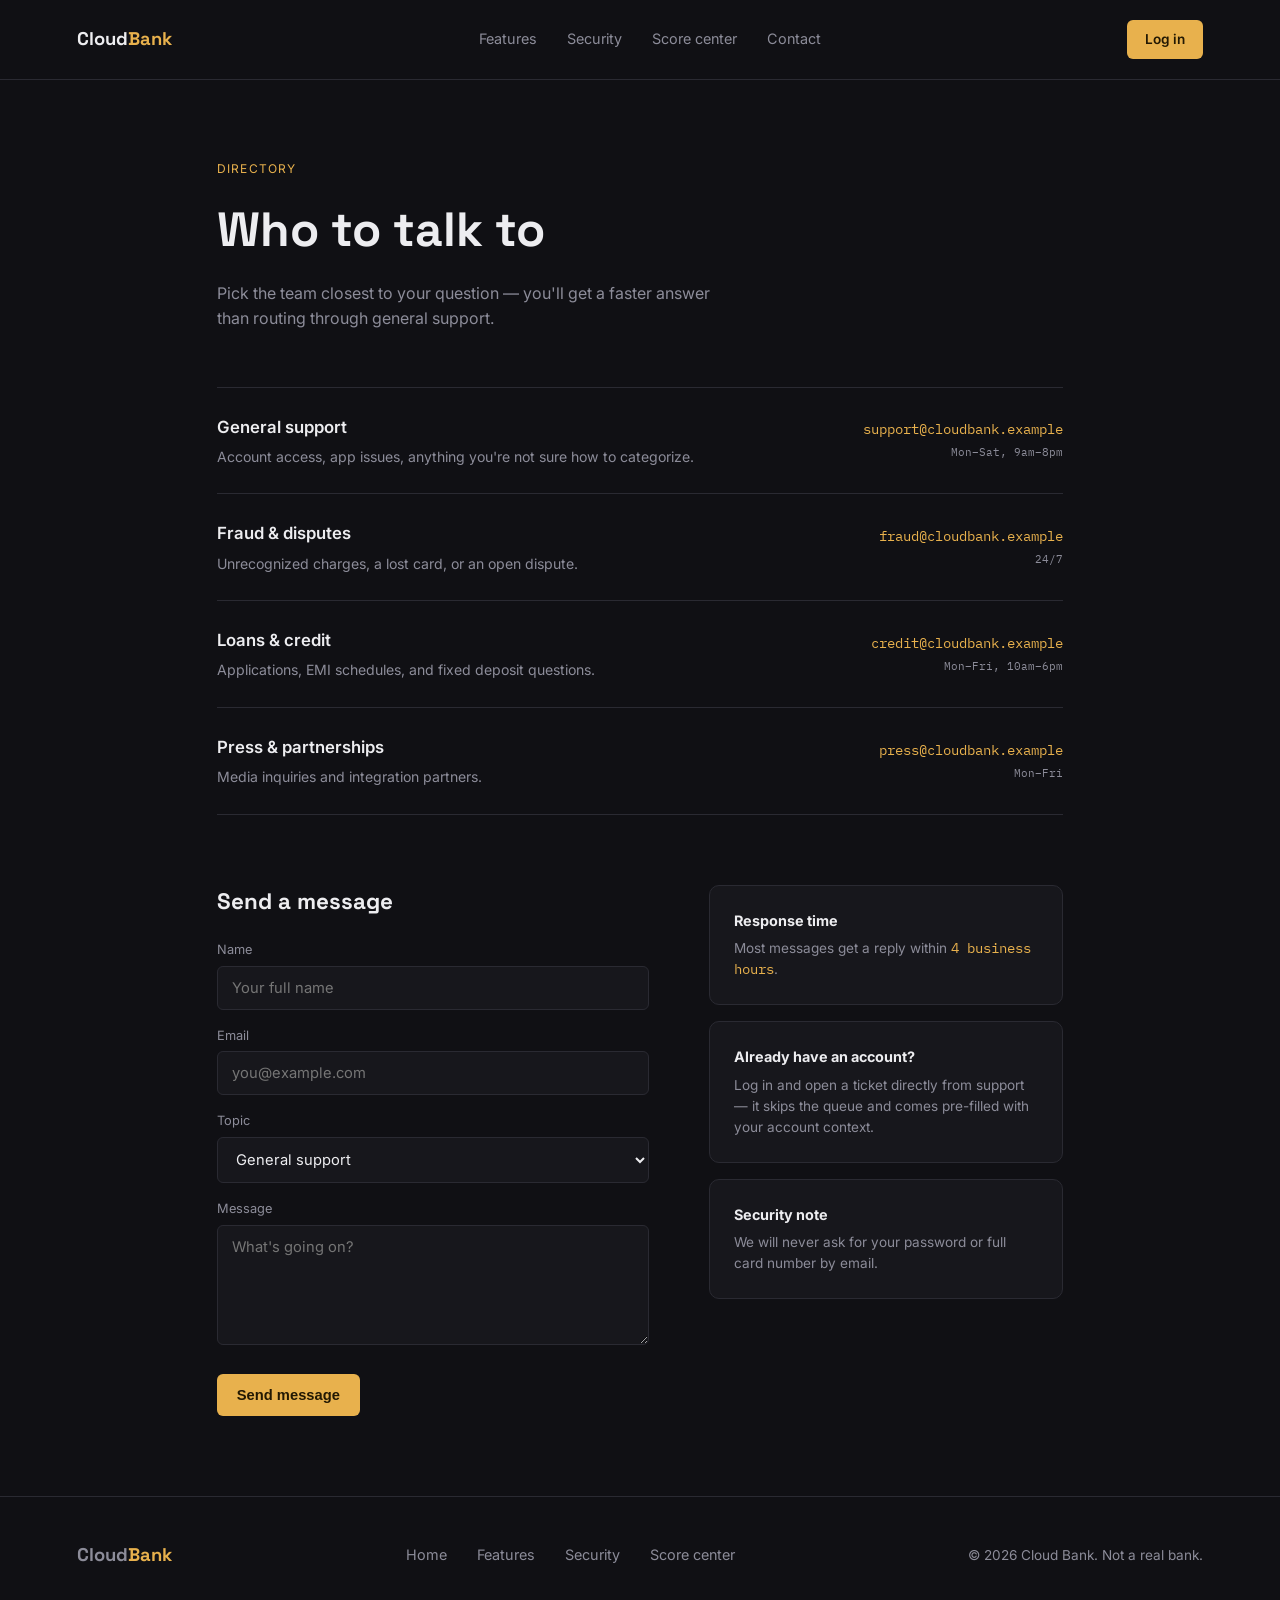
<file: frontend/src/pages/contact/index.html>
<!doctype html>
<html lang="en">
<head>
<meta charset="utf-8" />
<meta name="viewport" content="width=device-width, initial-scale=1" />
<title>Cloud Bank — Contact</title>
<meta name="description" content="Reach the right team at Cloud Bank, fast." />
<link rel="preconnect" href="https://fonts.googleapis.com">
<link rel="preconnect" href="https://fonts.gstatic.com" crossorigin>
<link href="https://fonts.googleapis.com/css2?family=Space+Grotesk:wght@500;600;700&family=Inter:wght@400;500;600&family=IBM+Plex+Mono:wght@400;500;600&display=swap" rel="stylesheet">
<style>
  :root{
    --bg:#101014;
    --panel:#17171C;
    --line:#2A2A32;
    --text:#EDEDF0;
    --muted:#8C8C99;
    --gold:#E8B14D;
  }
  *{box-sizing:border-box; margin:0; padding:0;}
  body{background:var(--bg); color:var(--text); font-family:'Inter',sans-serif; line-height:1.55;}
  a{color:inherit; text-decoration:none;}
  .mono{font-family:'IBM Plex Mono',monospace;}
  h1,h2{font-family:'Space Grotesk',sans-serif;}

  nav{
    display:flex; align-items:center; justify-content:space-between; padding:20px 6vw;
    border-bottom:1px solid var(--line);
  }
  .brand{font-family:'Space Grotesk',sans-serif; font-weight:700; font-size:1.15rem;}
  .brand span{color:var(--gold);}
  .navlinks{display:flex; gap:30px; font-size:.9rem; color:var(--muted);}
  .navlinks a:hover{color:var(--text);}
  .btn{padding:9px 18px; border-radius:6px; font-size:.85rem; font-weight:600; border:1px solid var(--line);}
  .btn-primary{background:var(--gold); color:#221803; border:none;}

  .wrap{max-width:1000px; margin:0 auto; padding:80px 6vw;}
  .head{margin-bottom:56px;}
  .head .kicker{color:var(--gold); font-size:.75rem; letter-spacing:.1em; text-transform:uppercase;}
  .head h1{font-size:clamp(2rem,4.4vw,3rem); margin-top:14px;}
  .head p{color:var(--muted); margin-top:14px; max-width:520px;}

  .directory{border-top:1px solid var(--line);}
  .entry{
    display:grid; grid-template-columns:1fr auto; align-items:center; gap:20px;
    padding:26px 0; border-bottom:1px solid var(--line);
  }
  .entry h3{font-size:1.05rem; font-weight:600;}
  .entry p{color:var(--muted); font-size:.88rem; margin-top:6px;}
  .entry .route{
    font-family:'IBM Plex Mono',monospace; font-size:.85rem; color:var(--gold);
    text-align:right; white-space:nowrap;
  }
  .entry .route small{display:block; color:var(--muted); font-size:.7rem; margin-top:4px;}

  .split{display:grid; grid-template-columns:1.1fr .9fr; gap:60px; margin-top:70px;}
  form{display:flex; flex-direction:column; gap:16px;}
  label{font-size:.8rem; color:var(--muted); margin-bottom:6px; display:block;}
  input, textarea, select{
    width:100%; background:var(--panel); border:1px solid var(--line); border-radius:6px;
    padding:12px 14px; color:var(--text); font-family:'Inter',sans-serif; font-size:.92rem;
  }
  textarea{min-height:120px; resize:vertical;}
  input:focus, textarea:focus, select:focus{outline:2px solid var(--gold); outline-offset:1px;}
  button[type=submit]{
    margin-top:6px; padding:13px 20px; background:var(--gold); color:#221803; border:none;
    border-radius:6px; font-weight:600; font-size:.92rem; cursor:pointer; width:fit-content;
  }
  .confirm{display:none; color:var(--gold); font-size:.88rem; margin-top:10px;}

  .infocol .infocard{
    background:var(--panel); border:1px solid var(--line); border-radius:10px; padding:24px; margin-bottom:16px;
  }
  .infocard h4{font-size:.9rem; margin-bottom:6px;}
  .infocard p{color:var(--muted); font-size:.85rem;}
  .infocard .mono{color:var(--gold);}

  footer{
    border-top:1px solid var(--line); padding:44px 6vw; display:flex; justify-content:space-between; align-items:center;
    color:var(--muted); font-size:.85rem; flex-wrap:wrap; gap:16px;
  }

  @media (max-width:820px){ .split{grid-template-columns:1fr;} .navlinks{display:none;} .entry{grid-template-columns:1fr;} .entry .route{text-align:left;} }
</style>
</head>
<body>

<nav>
  <a class="brand" href="/pages/home/index.html">Cloud<span>Bank</span></a>
  <div class="navlinks">
    <a href="/pages/features/index.html">Features</a>
    <a href="/pages/security/index.html">Security</a>
    <a href="/pages/scores/index.html">Score center</a>
    <a href="/pages/contact/index.html">Contact</a>
  </div>
  <a class="btn btn-primary" href="/index.html">Log in</a>
</nav>

<div class="wrap">
  <div class="head">
    <div class="kicker">Directory</div>
    <h1>Who to talk to</h1>
    <p>Pick the team closest to your question — you'll get a faster answer than routing through general support.</p>
  </div>

  <div class="directory">
    <div class="entry">
      <div><h3>General support</h3><p>Account access, app issues, anything you're not sure how to categorize.</p></div>
      <div class="route">support@cloudbank.example<small>Mon–Sat, 9am–8pm</small></div>
    </div>
    <div class="entry">
      <div><h3>Fraud &amp; disputes</h3><p>Unrecognized charges, a lost card, or an open dispute.</p></div>
      <div class="route">fraud@cloudbank.example<small>24/7</small></div>
    </div>
    <div class="entry">
      <div><h3>Loans &amp; credit</h3><p>Applications, EMI schedules, and fixed deposit questions.</p></div>
      <div class="route">credit@cloudbank.example<small>Mon–Fri, 10am–6pm</small></div>
    </div>
    <div class="entry">
      <div><h3>Press &amp; partnerships</h3><p>Media inquiries and integration partners.</p></div>
      <div class="route">press@cloudbank.example<small>Mon–Fri</small></div>
    </div>
  </div>

  <div class="split">
    <div>
      <h2 style="font-size:1.4rem; margin-bottom:20px;">Send a message</h2>
      <form id="contactForm">
        <div>
          <label for="name">Name</label>
          <input id="name" type="text" required placeholder="Your full name">
        </div>
        <div>
          <label for="email">Email</label>
          <input id="email" type="email" required placeholder="you@example.com">
        </div>
        <div>
          <label for="topic">Topic</label>
          <select id="topic">
            <option>General support</option>
            <option>Fraud & disputes</option>
            <option>Loans & credit</option>
            <option>Press & partnerships</option>
          </select>
        </div>
        <div>
          <label for="message">Message</label>
          <textarea id="message" required placeholder="What's going on?"></textarea>
        </div>
        <button type="submit">Send message</button>
        <div class="confirm" id="confirm">Sent — a routing confirmation will land in your inbox shortly.</div>
      </form>
    </div>
    <div class="infocol">
      <div class="infocard">
        <h4>Response time</h4>
        <p>Most messages get a reply within <span class="mono">4 business hours</span>.</p>
      </div>
      <div class="infocard">
        <h4>Already have an account?</h4>
        <p>Log in and open a ticket directly from support — it skips the queue and comes pre-filled with your account context.</p>
      </div>
      <div class="infocard">
        <h4>Security note</h4>
        <p>We will never ask for your password or full card number by email.</p>
      </div>
    </div>
  </div>
</div>

<footer>
  <a class="brand" href="/pages/home/index.html">Cloud<span style="color:var(--gold);">Bank</span></a>
  <div class="navlinks">
    <a href="/pages/home/index.html">Home</a>
    <a href="/pages/features/index.html">Features</a>
    <a href="/pages/security/index.html">Security</a>
    <a href="/pages/scores/index.html">Score center</a>
  </div>
  <div>© 2026 Cloud Bank. Not a real bank.</div>
</footer>

<script>
  document.getElementById("contactForm").addEventListener("submit", function(e){
    e.preventDefault();
    document.getElementById("confirm").style.display = "block";
    this.reset();
  });
</script>

</body>
</html>
</file>
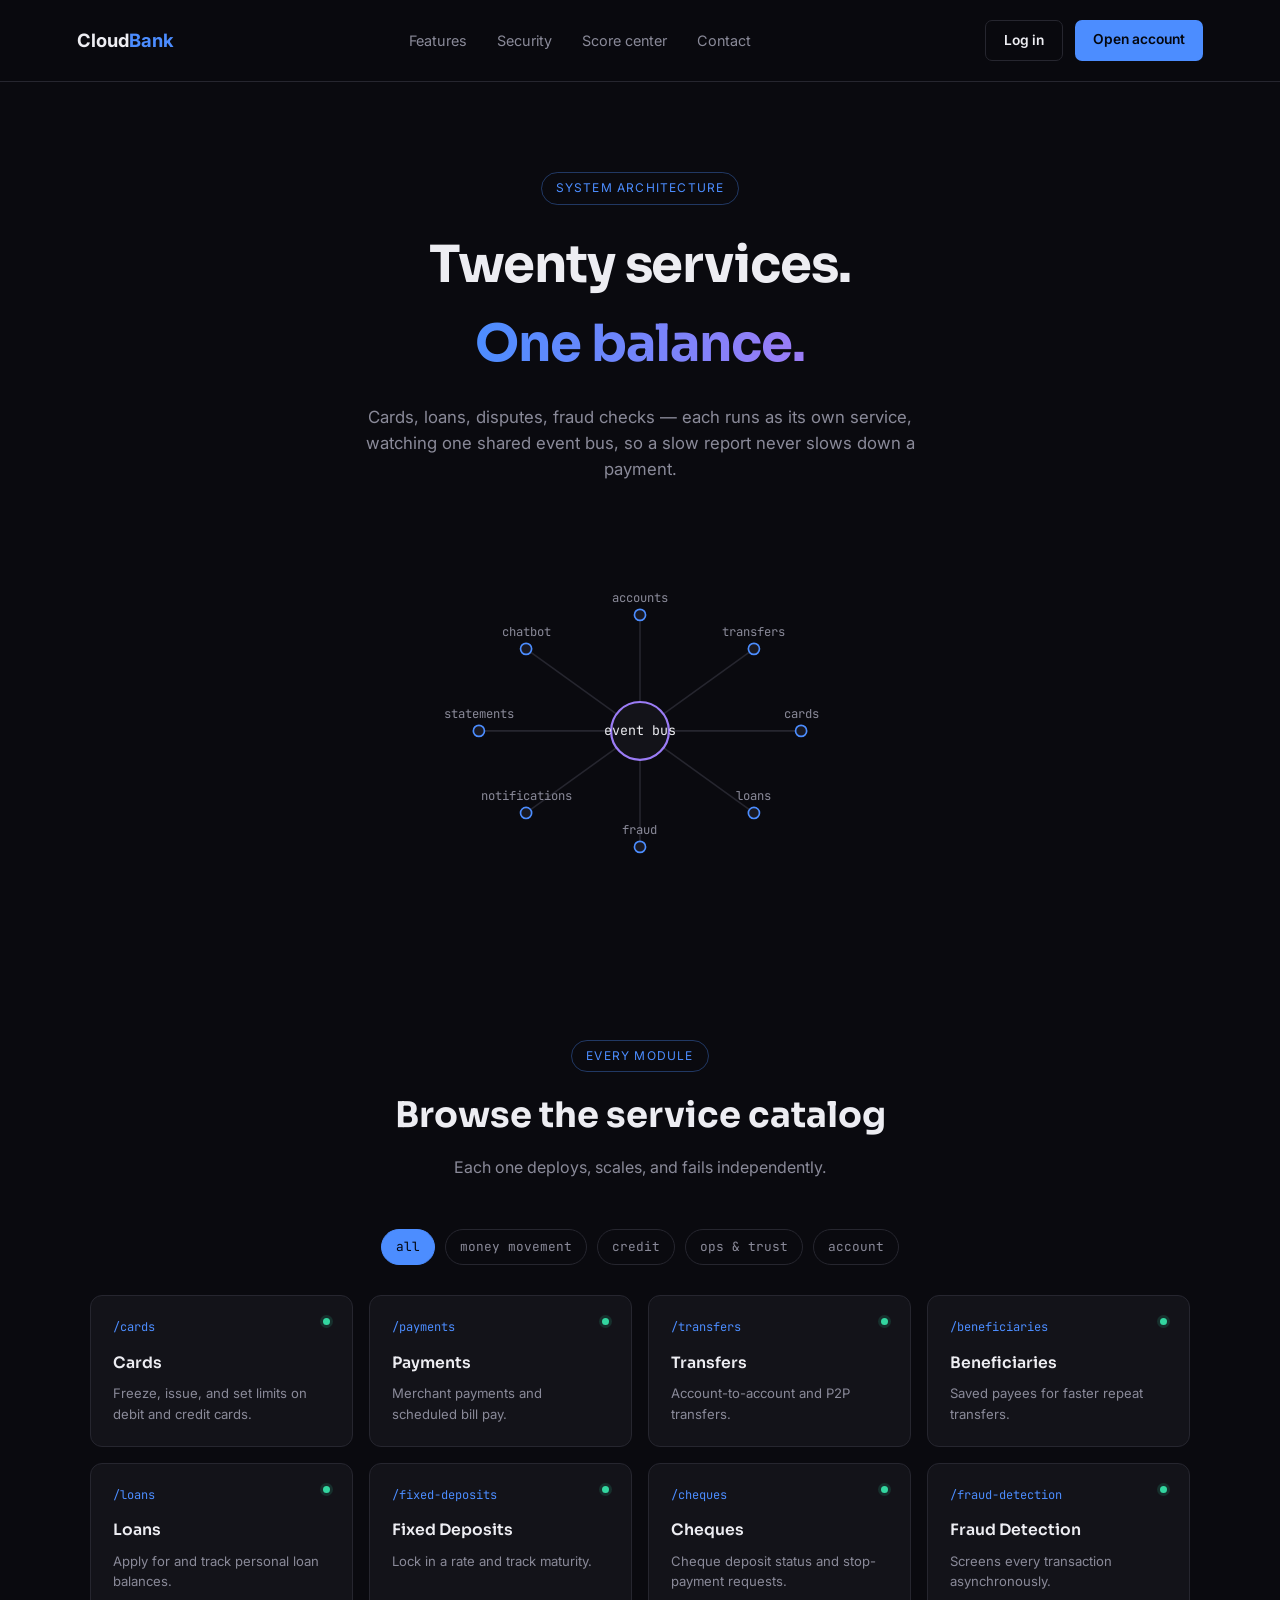
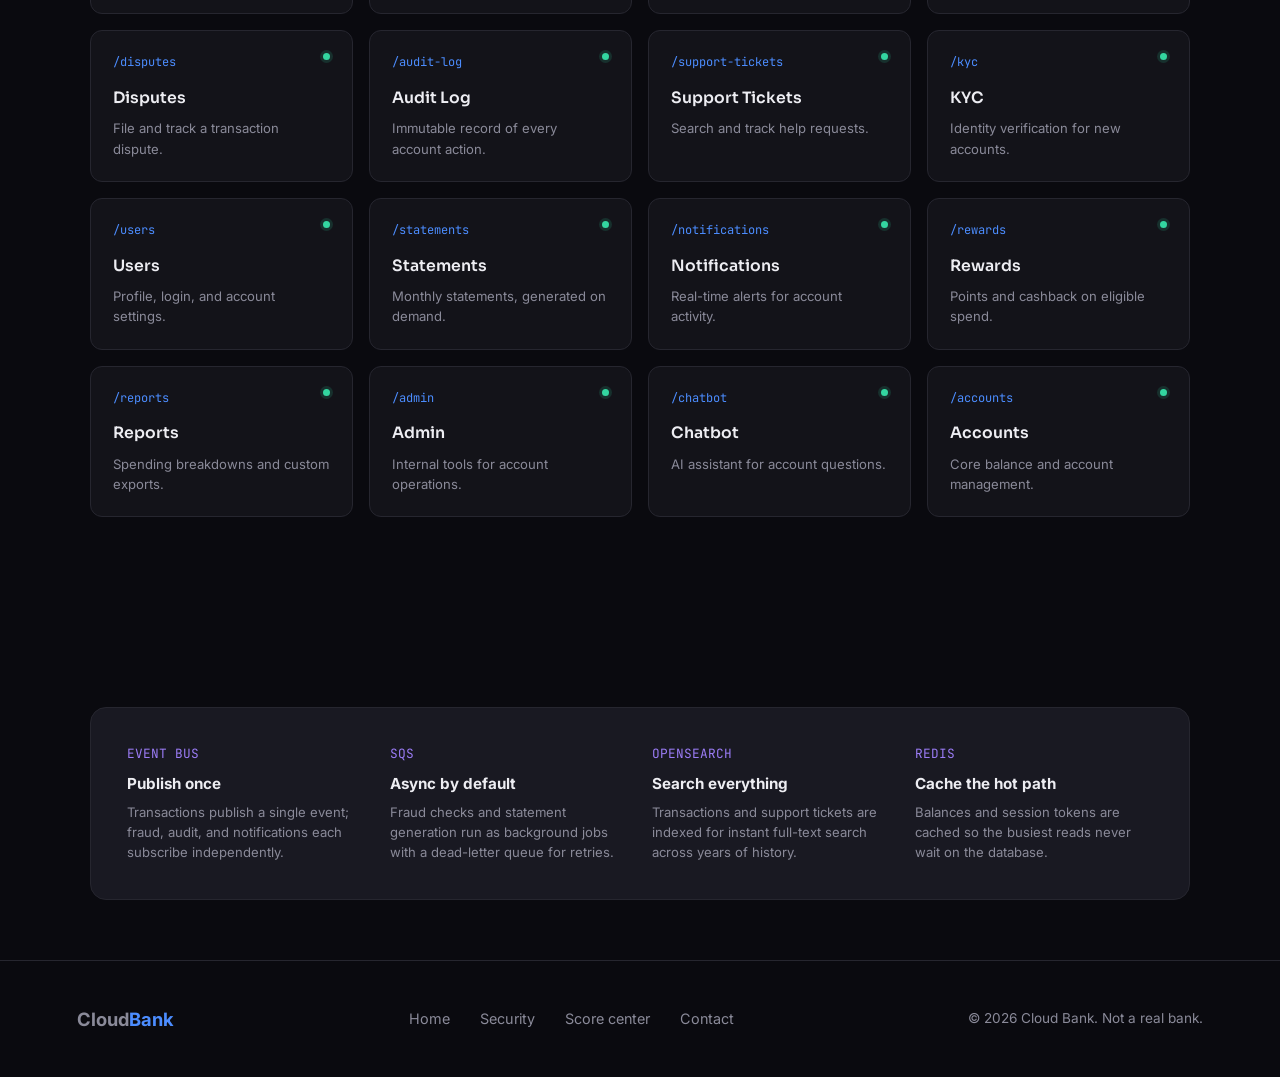
<file: frontend/src/pages/features/index.html>
<!doctype html>
<html lang="en">
<head>
<meta charset="utf-8" />
<meta name="viewport" content="width=device-width, initial-scale=1" />
<title>Cloud Bank — Every service, one balance</title>
<meta name="description" content="Twenty independent services, one account balance. See how Cloud Bank's system is put together." />
<link rel="preconnect" href="https://fonts.googleapis.com">
<link rel="preconnect" href="https://fonts.gstatic.com" crossorigin>
<link href="https://fonts.googleapis.com/css2?family=Sora:wght@400;500;600;700&family=Inter:wght@400;500;600&family=JetBrains+Mono:wght@400;500;600&display=swap" rel="stylesheet">
<style>
  :root{
    --bg:#0A0A0F;
    --panel:#131319;
    --panel-2:#191922;
    --line:#26262F;
    --text:#EDEDF2;
    --muted:#8A8A99;
    --blue:#4C8DFF;
    --violet:#9B7CF6;
  }
  *{box-sizing:border-box; margin:0; padding:0;}
  body{background:var(--bg); color:var(--text); font-family:'Inter',sans-serif; line-height:1.55;}
  a{color:inherit; text-decoration:none;}
  .mono{font-family:'JetBrains Mono',monospace;}
  h1,h2,h3{font-family:'Sora',sans-serif;}

  nav{
    position:sticky; top:0; z-index:50; display:flex; align-items:center; justify-content:space-between;
    padding:20px 6vw; background:rgba(10,10,15,.85); backdrop-filter:blur(10px); border-bottom:1px solid var(--line);
  }
  .brand{font-weight:700; font-size:1.15rem;}
  .brand span{color:var(--blue);}
  .navlinks{display:flex; gap:30px; font-size:.9rem; color:var(--muted);}
  .navlinks a:hover{color:var(--text);}
  .btn{padding:9px 18px; border-radius:7px; font-size:.86rem; font-weight:600; border:1px solid var(--line);}
  .btn-primary{background:var(--blue); color:#04070f; border:none;}
  .navcta{display:flex; gap:12px;}

  header.hero{padding:90px 6vw 60px; text-align:center; position:relative;}
  .kicker{
    display:inline-flex; align-items:center; gap:8px; font-size:.75rem; letter-spacing:.1em; text-transform:uppercase;
    color:var(--blue); border:1px solid rgba(76,141,255,.35); padding:6px 14px; border-radius:999px; margin-bottom:20px;
  }
  h1{font-size:clamp(2rem,5vw,3.2rem); font-weight:700; letter-spacing:-.02em;}
  h1 span{background:linear-gradient(90deg,var(--blue),var(--violet)); -webkit-background-clip:text; background-clip:text; color:transparent;}
  header.hero p{color:var(--muted); max-width:560px; margin:20px auto 0; font-size:1.05rem;}

  /* Node map */
  .nodemap-wrap{max-width:1000px; margin:60px auto 0; position:relative;}
  svg{width:100%; height:auto; display:block;}
  .node-label{font-family:'JetBrains Mono',monospace; font-size:11px; fill:var(--muted);}
  .node-label.central{fill:var(--text); font-size:12px;}
  .edge{stroke:var(--line); stroke-width:1.4;}
  .pulse{fill:var(--blue);}

  section{padding:60px 6vw;}
  .section-head{max-width:640px; margin:0 auto 50px; text-align:center;}
  .section-head .kicker{margin-bottom:16px;}
  .section-head h2{font-size:clamp(1.6rem,3vw,2.2rem);}
  .section-head p{color:var(--muted); margin-top:12px;}

  .filterbar{
    max-width:1100px; margin:0 auto 30px; display:flex; gap:10px; flex-wrap:wrap; justify-content:center;
  }
  .chip{
    font-size:.8rem; padding:7px 14px; border-radius:999px; border:1px solid var(--line); color:var(--muted); cursor:pointer;
    font-family:'JetBrains Mono',monospace;
  }
  .chip.active{background:var(--blue); color:#04070f; border-color:var(--blue);}

  .service-grid{max-width:1100px; margin:0 auto; display:grid; grid-template-columns:repeat(4,1fr); gap:16px;}
  .svc{
    background:var(--panel); border:1px solid var(--line); border-radius:12px; padding:22px;
    transition:border-color .2s, transform .2s;
  }
  .svc:hover{border-color:var(--blue); transform:translateY(-2px);}
  .svc-top{display:flex; justify-content:space-between; align-items:flex-start; margin-bottom:14px;}
  .svc-route{font-family:'JetBrains Mono',monospace; font-size:.75rem; color:var(--blue);}
  .svc-dot{width:7px; height:7px; border-radius:50%; background:#33D6A0; box-shadow:0 0 0 3px rgba(51,214,160,.15);}
  .svc h3{font-size:.98rem; font-weight:600;}
  .svc p{color:var(--muted); font-size:.82rem; margin-top:8px;}

  .arch-strip{
    max-width:1100px; margin:70px auto 0; background:var(--panel-2); border:1px solid var(--line); border-radius:16px;
    padding:36px; display:grid; grid-template-columns:repeat(4,1fr); gap:24px;
  }
  .arch-item .num{font-family:'JetBrains Mono',monospace; color:var(--violet); font-size:.8rem;}
  .arch-item h4{margin-top:8px; font-size:.95rem;}
  .arch-item p{color:var(--muted); font-size:.82rem; margin-top:6px;}

  footer{
    border-top:1px solid var(--line); padding:44px 6vw; display:flex; justify-content:space-between; align-items:center;
    color:var(--muted); font-size:.85rem; flex-wrap:wrap; gap:16px;
  }

  @media (max-width:900px){ .service-grid{grid-template-columns:repeat(2,1fr);} .arch-strip{grid-template-columns:repeat(2,1fr);} .navlinks{display:none;} }
  @media (max-width:520px){ .service-grid{grid-template-columns:1fr;} }
</style>
</head>
<body>

<nav>
  <a class="brand" href="/pages/home/index.html">Cloud<span>Bank</span></a>
  <div class="navlinks">
    <a href="/pages/features/index.html">Features</a>
    <a href="/pages/security/index.html">Security</a>
    <a href="/pages/scores/index.html">Score center</a>
    <a href="/pages/contact/index.html">Contact</a>
  </div>
  <div class="navcta">
    <a class="btn" href="/index.html">Log in</a>
    <a class="btn btn-primary" href="/index.html">Open account</a>
  </div>
</nav>

<header class="hero">
  <div class="kicker">System architecture</div>
  <h1>Twenty services.<br><span>One balance.</span></h1>
  <p>Cards, loans, disputes, fraud checks — each runs as its own service, watching one shared event bus, so a slow report never slows down a payment.</p>

  <div class="nodemap-wrap">
    <svg viewBox="0 0 900 340" id="nodemap">
      <!-- edges drawn by JS -->
      <g id="edges"></g>
      <g id="nodes"></g>
    </svg>
  </div>
</header>

<section>
  <div class="section-head">
    <div class="kicker">Every module</div>
    <h2>Browse the service catalog</h2>
    <p>Each one deploys, scales, and fails independently.</p>
  </div>

  <div class="filterbar" id="filterbar">
    <div class="chip active" data-f="all">all</div>
    <div class="chip" data-f="money">money movement</div>
    <div class="chip" data-f="credit">credit</div>
    <div class="chip" data-f="ops">ops &amp; trust</div>
    <div class="chip" data-f="account">account</div>
  </div>

  <div class="service-grid" id="serviceGrid"></div>
</section>

<section>
  <div class="arch-strip">
    <div class="arch-item">
      <div class="num mono">EVENT BUS</div>
      <h4>Publish once</h4>
      <p>Transactions publish a single event; fraud, audit, and notifications each subscribe independently.</p>
    </div>
    <div class="arch-item">
      <div class="num mono">SQS</div>
      <h4>Async by default</h4>
      <p>Fraud checks and statement generation run as background jobs with a dead-letter queue for retries.</p>
    </div>
    <div class="arch-item">
      <div class="num mono">OPENSEARCH</div>
      <h4>Search everything</h4>
      <p>Transactions and support tickets are indexed for instant full-text search across years of history.</p>
    </div>
    <div class="arch-item">
      <div class="num mono">REDIS</div>
      <h4>Cache the hot path</h4>
      <p>Balances and session tokens are cached so the busiest reads never wait on the database.</p>
    </div>
  </div>
</section>

<footer>
  <a class="brand" href="/pages/home/index.html">Cloud<span style="color:var(--blue);">Bank</span></a>
  <div class="navlinks">
    <a href="/pages/home/index.html">Home</a>
    <a href="/pages/security/index.html">Security</a>
    <a href="/pages/scores/index.html">Score center</a>
    <a href="/pages/contact/index.html">Contact</a>
  </div>
  <div>© 2026 Cloud Bank. Not a real bank.</div>
</footer>

<script>
  const services = [
    {name:"Cards", route:"/cards", desc:"Freeze, issue, and set limits on debit and credit cards.", cat:"money"},
    {name:"Payments", route:"/payments", desc:"Merchant payments and scheduled bill pay.", cat:"money"},
    {name:"Transfers", route:"/transfers", desc:"Account-to-account and P2P transfers.", cat:"money"},
    {name:"Beneficiaries", route:"/beneficiaries", desc:"Saved payees for faster repeat transfers.", cat:"money"},
    {name:"Loans", route:"/loans", desc:"Apply for and track personal loan balances.", cat:"credit"},
    {name:"Fixed Deposits", route:"/fixed-deposits", desc:"Lock in a rate and track maturity.", cat:"credit"},
    {name:"Cheques", route:"/cheques", desc:"Cheque deposit status and stop-payment requests.", cat:"credit"},
    {name:"Fraud Detection", route:"/fraud-detection", desc:"Screens every transaction asynchronously.", cat:"ops"},
    {name:"Disputes", route:"/disputes", desc:"File and track a transaction dispute.", cat:"ops"},
    {name:"Audit Log", route:"/audit-log", desc:"Immutable record of every account action.", cat:"ops"},
    {name:"Support Tickets", route:"/support-tickets", desc:"Search and track help requests.", cat:"ops"},
    {name:"KYC", route:"/kyc", desc:"Identity verification for new accounts.", cat:"account"},
    {name:"Users", route:"/users", desc:"Profile, login, and account settings.", cat:"account"},
    {name:"Statements", route:"/statements", desc:"Monthly statements, generated on demand.", cat:"account"},
    {name:"Notifications", route:"/notifications", desc:"Real-time alerts for account activity.", cat:"account"},
    {name:"Rewards", route:"/rewards", desc:"Points and cashback on eligible spend.", cat:"money"},
    {name:"Reports", route:"/reports", desc:"Spending breakdowns and custom exports.", cat:"account"},
    {name:"Admin", route:"/admin", desc:"Internal tools for account operations.", cat:"ops"},
    {name:"Chatbot", route:"/chatbot", desc:"AI assistant for account questions.", cat:"account"},
    {name:"Accounts", route:"/accounts", desc:"Core balance and account management.", cat:"money"},
  ];

  const grid = document.getElementById("serviceGrid");
  function render(filter){
    grid.innerHTML = services
      .filter(s => filter === "all" || s.cat === filter)
      .map(s => `
        <div class="svc">
          <div class="svc-top">
            <span class="svc-route mono">${s.route}</span>
            <span class="svc-dot" title="healthy"></span>
          </div>
          <h3>${s.name}</h3>
          <p>${s.desc}</p>
        </div>
      `).join("");
  }
  render("all");
  document.querySelectorAll(".chip").forEach(chip=>{
    chip.addEventListener("click", ()=>{
      document.querySelectorAll(".chip").forEach(c=>c.classList.remove("active"));
      chip.classList.add("active");
      render(chip.dataset.f);
    });
  });

  // Node map: central "event bus" hub with satellite service nodes.
  const hub = {x:450, y:170};
  const satellites = [
    "accounts","transfers","cards","loans","fraud","notifications","statements","chatbot"
  ];
  const R = 145;
  const edgesG = document.getElementById("edges");
  const nodesG = document.getElementById("nodes");
  const ns = "http://www.w3.org/2000/svg";

  function el(tag, attrs){
    const e = document.createElementNS(ns, tag);
    for(const k in attrs) e.setAttribute(k, attrs[k]);
    return e;
  }

  satellites.forEach((name, i)=>{
    const angle = (i / satellites.length) * Math.PI * 2 - Math.PI/2;
    const x = hub.x + R * Math.cos(angle);
    const y = hub.y + R * Math.sin(angle) * 0.72;

    const edge = el("line", {x1:hub.x, y1:hub.y, x2:x, y2:y, class:"edge"});
    edgesG.appendChild(edge);

    const dot = el("circle", {r:4, class:"pulse", cx:hub.x, cy:hub.y});
    edgesG.appendChild(dot);
    const dur = 3 + (i % 4) * 0.6;
    dot.animate(
      [{cx:hub.x, cy:hub.y, opacity:0}, {opacity:1, offset:0.15}, {cx:x, cy:y, opacity:0}],
      {duration:dur*1000, iterations:Infinity, delay:i*260}
    );

    const node = el("circle", {cx:x, cy:y, r:5, fill:"#191922", stroke:"#4C8DFF", "stroke-width":1.5});
    nodesG.appendChild(node);
    const label = el("text", {x:x, y:y - 12, "text-anchor":"middle", class:"node-label"});
    label.textContent = name;
    nodesG.appendChild(label);
  });

  const hubCircle = el("circle", {cx:hub.x, cy:hub.y, r:26, fill:"#131319", stroke:"#9B7CF6", "stroke-width":2});
  nodesG.appendChild(hubCircle);
  const hubLabel = el("text", {x:hub.x, y:hub.y+4, "text-anchor":"middle", class:"node-label central"});
  hubLabel.textContent = "event bus";
  nodesG.appendChild(hubLabel);
</script>

</body>
</html>
</file>
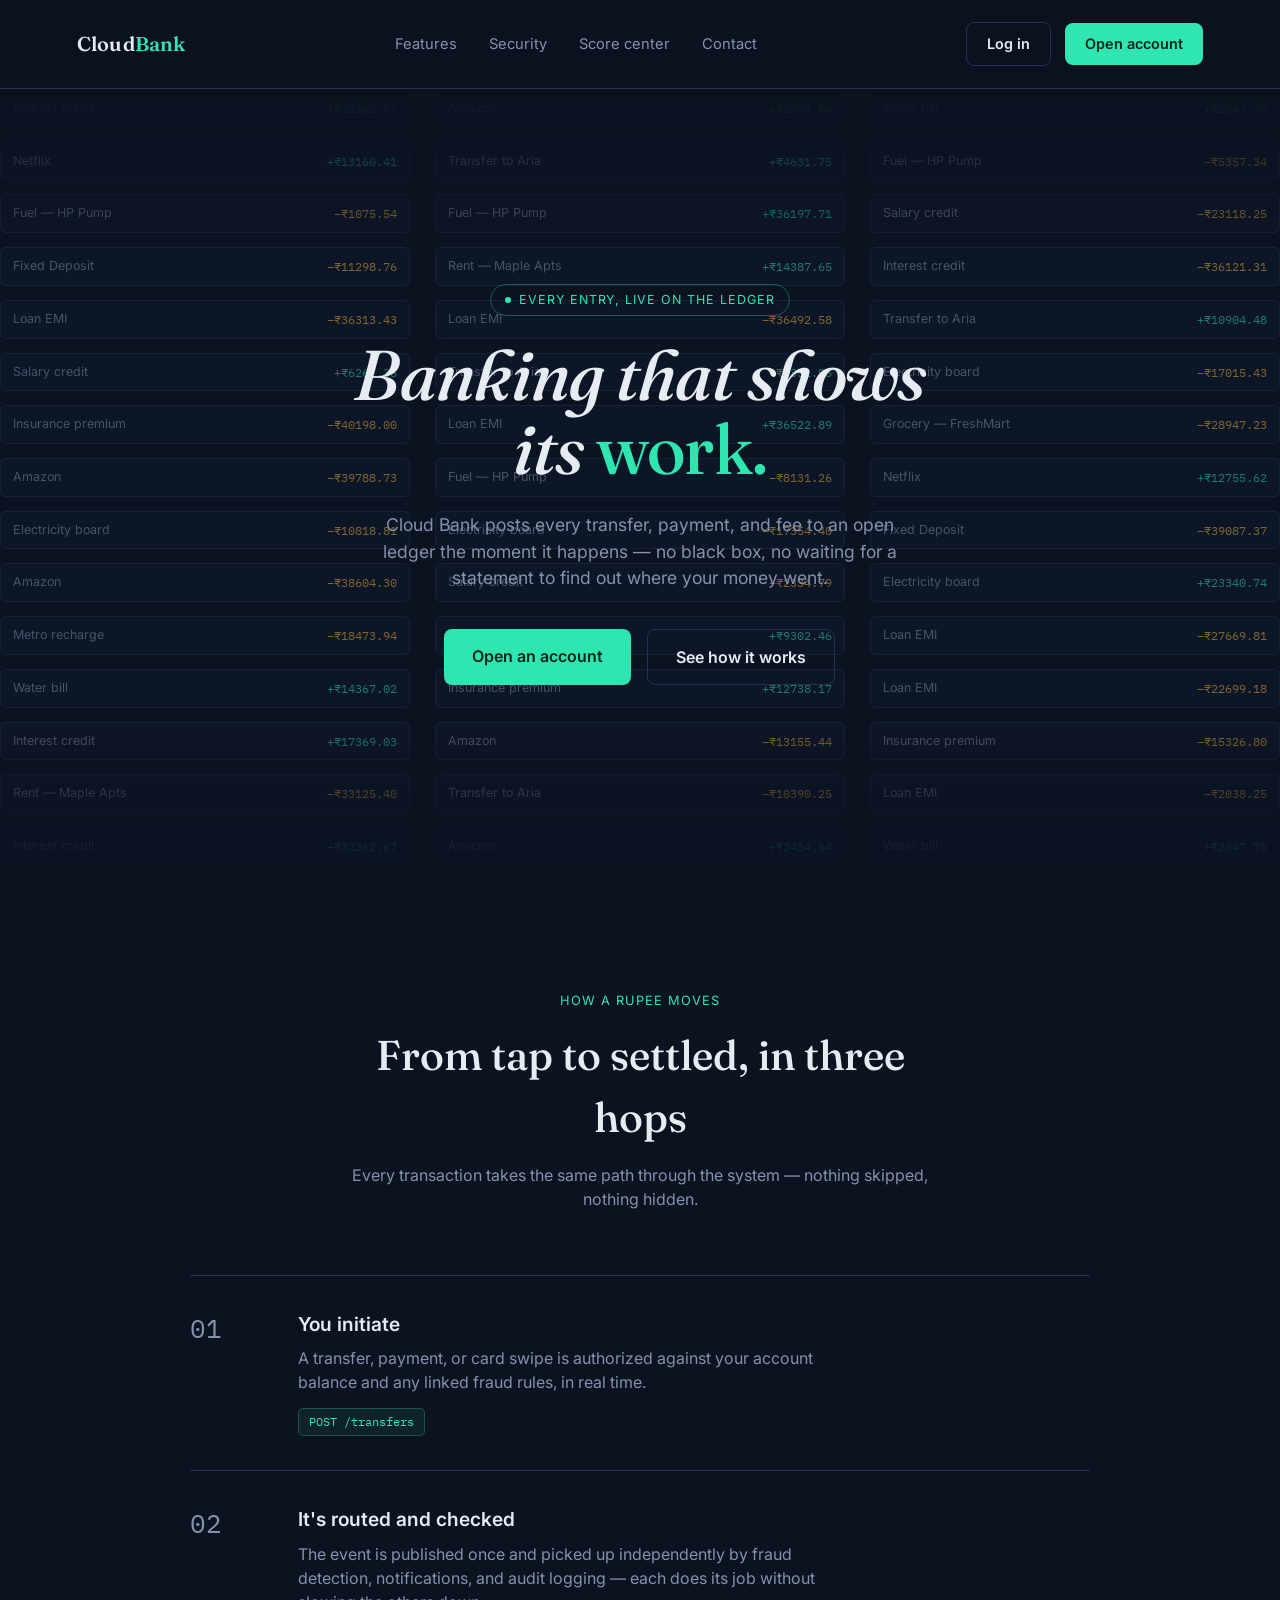
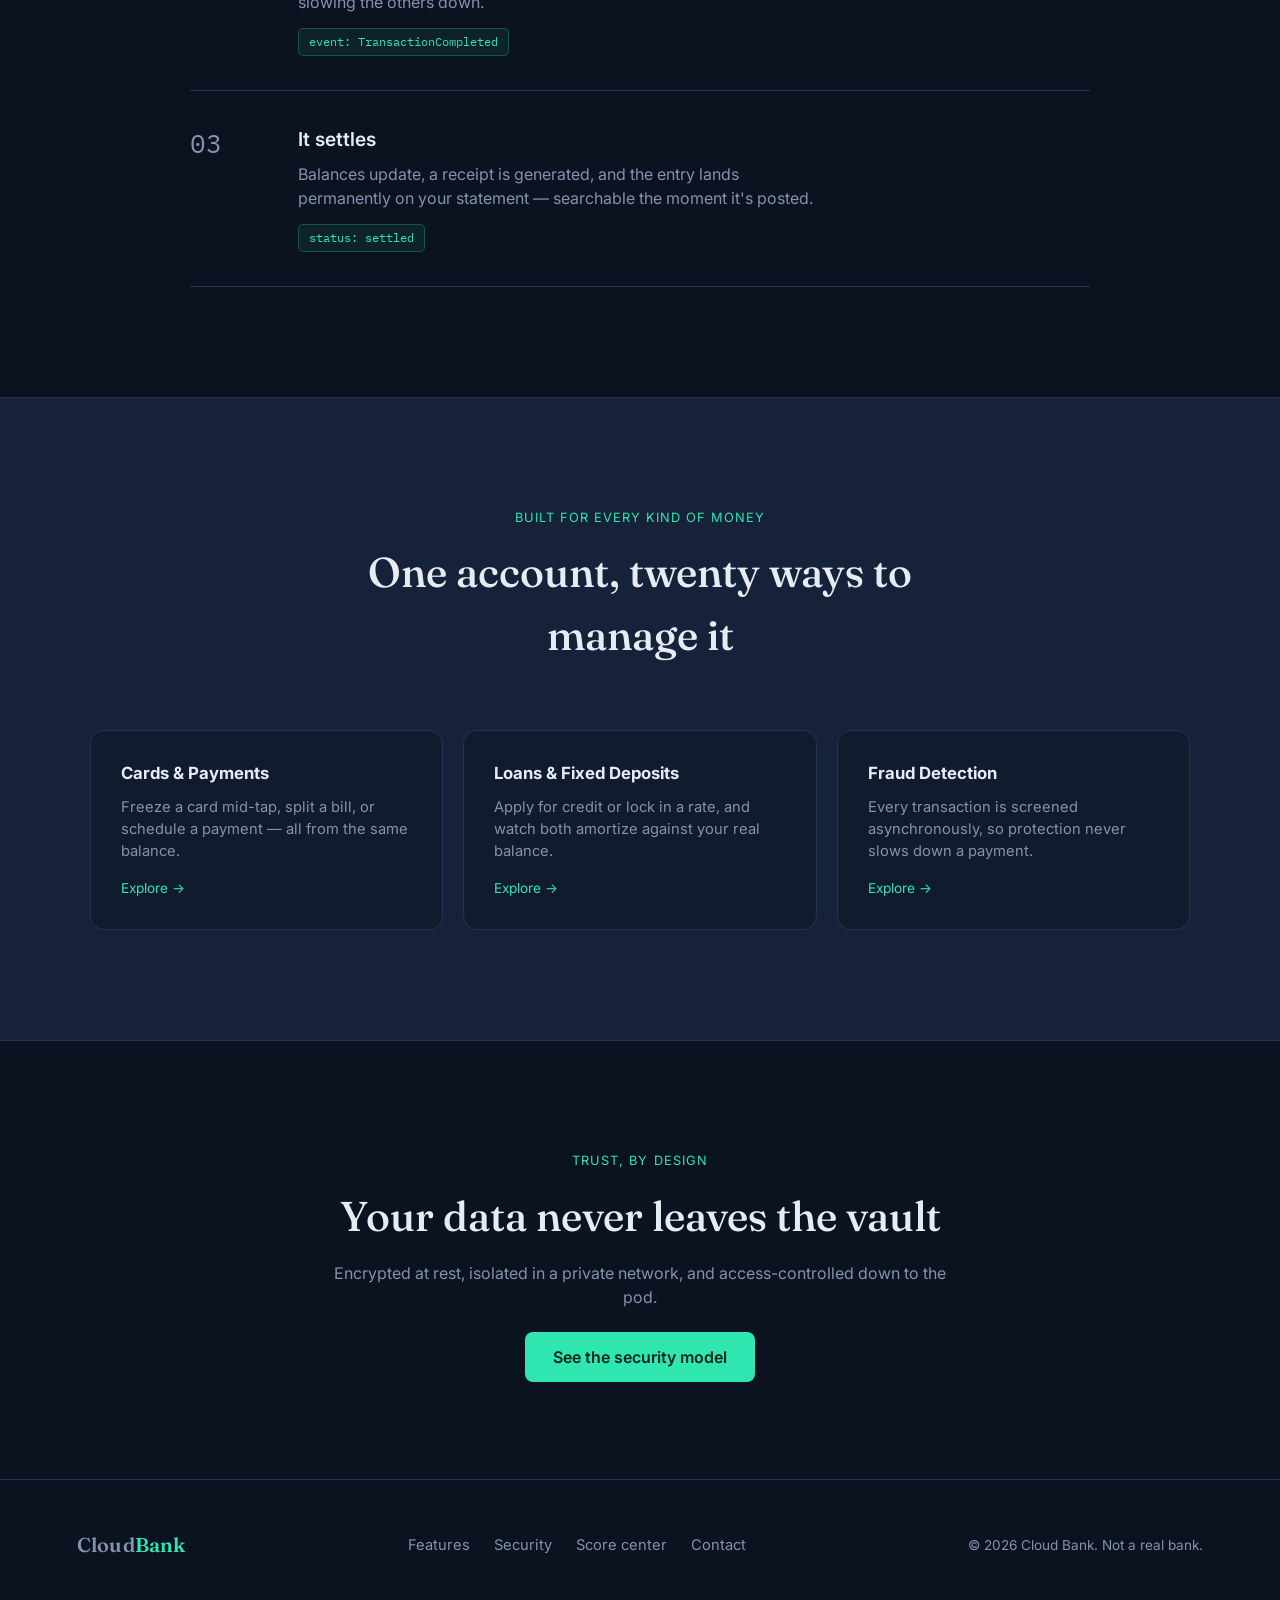
<file: frontend/src/pages/home/index.html>
<!doctype html>
<html lang="en">
<head>
<meta charset="utf-8" />
<meta name="viewport" content="width=device-width, initial-scale=1" />
<title>Cloud Bank — Banking that shows its work</title>
<meta name="description" content="Every rupee, tracked from the moment it moves. Cloud Bank is a digital bank built on an open ledger." />
<link rel="preconnect" href="https://fonts.googleapis.com">
<link rel="preconnect" href="https://fonts.gstatic.com" crossorigin>
<link href="https://fonts.googleapis.com/css2?family=Fraunces:ital,opsz,wght@0,9..144,400;0,9..144,600;1,9..144,500&family=Inter:wght@400;500;600;700&family=IBM+Plex+Mono:wght@400;500;600&display=swap" rel="stylesheet">
<style>
  :root{
    --ink:#0B1220;
    --panel:#111B2E;
    --panel-2:#16223A;
    --line:#233252;
    --text:#E7ECF3;
    --muted:#8492AD;
    --mint:#2FE6B0;
    --amber:#F5B942;
  }
  *{box-sizing:border-box; margin:0; padding:0;}
  html{scroll-behavior:smooth;}
  body{
    background:var(--ink);
    color:var(--text);
    font-family:'Inter',sans-serif;
    line-height:1.5;
    overflow-x:hidden;
  }
  a{color:inherit; text-decoration:none;}
  .mono{font-family:'IBM Plex Mono',monospace;}

  /* ---- Nav ---- */
  nav{
    position:sticky; top:0; z-index:50;
    display:flex; align-items:center; justify-content:space-between;
    padding:22px 6vw;
    background:rgba(11,18,32,.82);
    backdrop-filter:blur(10px);
    border-bottom:1px solid var(--line);
  }
  .brand{font-family:'Fraunces',serif; font-weight:600; font-size:1.25rem; letter-spacing:.01em;}
  .brand span{color:var(--mint);}
  .navlinks{display:flex; gap:32px; font-size:.92rem; color:var(--muted);}
  .navlinks a:hover{color:var(--text);}
  .navcta{display:flex; gap:14px; align-items:center;}
  .btn{
    padding:10px 20px; border-radius:8px; font-size:.9rem; font-weight:600;
    border:1px solid var(--line);
  }
  .btn-primary{background:var(--mint); color:#06251c; border:none;}
  .btn-ghost{color:var(--text);}

  /* ---- Hero ---- */
  .hero{
    position:relative;
    min-height:88vh;
    display:flex; flex-direction:column; align-items:center; justify-content:center;
    text-align:center;
    padding:0 6vw;
    overflow:hidden;
  }
  .ledger-field{
    position:absolute; inset:0;
    display:flex; justify-content:space-between;
    opacity:.5;
    -webkit-mask-image:linear-gradient(to bottom, transparent, black 20%, black 80%, transparent);
    mask-image:linear-gradient(to bottom, transparent, black 20%, black 80%, transparent);
  }
  .ledger-col{width:32%; display:flex; flex-direction:column; gap:14px; will-change:transform;}
  .ledger-col.up{animation:scrollUp 34s linear infinite;}
  .ledger-col.down{animation:scrollDown 40s linear infinite;}
  @keyframes scrollUp{from{transform:translateY(0);} to{transform:translateY(-50%);}}
  @keyframes scrollDown{from{transform:translateY(-50%);} to{transform:translateY(0);}}
  .row{
    display:flex; justify-content:space-between; gap:12px;
    font-size:.78rem; color:var(--muted);
    padding:9px 12px; border:1px solid var(--line); border-radius:6px;
    background:var(--panel);
  }
  .row .amt.credit{color:var(--mint);}
  .row .amt.debit{color:var(--amber);}

  .hero-content{position:relative; z-index:2; max-width:760px;}
  .eyebrow{
    display:inline-flex; align-items:center; gap:8px;
    font-size:.78rem; letter-spacing:.08em; text-transform:uppercase;
    color:var(--mint); margin-bottom:22px;
    border:1px solid rgba(47,230,176,.35); padding:6px 14px; border-radius:999px;
  }
  .dot{width:6px; height:6px; border-radius:50%; background:var(--mint); animation:pulse 1.8s ease-in-out infinite;}
  @keyframes pulse{0%,100%{opacity:1;} 50%{opacity:.3;}}
  h1{
    font-family:'Fraunces',serif; font-weight:500; font-style:italic;
    font-size:clamp(2.4rem, 6vw, 4.4rem); line-height:1.05; letter-spacing:-.01em;
  }
  h1 .num{font-style:normal; color:var(--mint);}
  .sub{margin-top:26px; font-size:1.1rem; color:var(--muted); max-width:560px; margin-left:auto; margin-right:auto;}
  .hero-cta{margin-top:38px; display:flex; gap:16px; justify-content:center;}
  .btn-lg{padding:15px 28px; font-size:1rem;}

  /* ---- Flow section ---- */
  section{padding:110px 6vw;}
  .section-head{max-width:620px; margin:0 auto 64px; text-align:center;}
  .section-head .kicker{color:var(--mint); font-size:.8rem; letter-spacing:.08em; text-transform:uppercase;}
  .section-head h2{font-family:'Fraunces',serif; font-weight:500; font-size:clamp(1.8rem,3.4vw,2.6rem); margin-top:14px;}
  .section-head p{color:var(--muted); margin-top:14px;}

  .flow{max-width:900px; margin:0 auto; display:flex; flex-direction:column;}
  .flow-step{
    display:grid; grid-template-columns:80px 1fr; gap:28px;
    padding:34px 0; border-top:1px solid var(--line);
  }
  .flow-step:last-child{border-bottom:1px solid var(--line);}
  .flow-num{font-family:'IBM Plex Mono',monospace; font-size:1.6rem; color:var(--muted);}
  .flow-body h3{font-size:1.2rem; font-weight:600;}
  .flow-body p{color:var(--muted); margin-top:8px; max-width:520px;}
  .flow-body .tag{
    display:inline-block; margin-top:14px; font-family:'IBM Plex Mono',monospace;
    font-size:.75rem; color:var(--mint); background:rgba(47,230,176,.08);
    border:1px solid rgba(47,230,176,.25); padding:4px 10px; border-radius:5px;
  }

  /* ---- Grid features ---- */
  .grid3{max-width:1100px; margin:0 auto; display:grid; grid-template-columns:repeat(3,1fr); gap:20px;}
  .card{
    background:var(--panel); border:1px solid var(--line); border-radius:14px;
    padding:30px; transition:border-color .2s, transform .2s;
  }
  .card:hover{border-color:var(--mint); transform:translateY(-3px);}
  .card h3{font-size:1.05rem; margin-bottom:10px;}
  .card p{color:var(--muted); font-size:.92rem;}
  .card a.more{display:inline-block; margin-top:16px; font-size:.85rem; color:var(--mint);}

  footer{
    border-top:1px solid var(--line); padding:50px 6vw; display:flex;
    justify-content:space-between; align-items:center; color:var(--muted); font-size:.85rem;
    flex-wrap:wrap; gap:20px;
  }
  footer .navlinks{gap:24px;}

  @media (max-width:820px){
    .grid3{grid-template-columns:1fr;}
    .flow-step{grid-template-columns:50px 1fr;}
    .navlinks{display:none;}
    .ledger-field{display:none;}
  }
  @media (prefers-reduced-motion: reduce){
    .ledger-col, .dot{animation:none !important;}
  }
</style>
</head>
<body>

<nav>
  <a class="brand" href="/pages/home/index.html">Cloud<span>Bank</span></a>
  <div class="navlinks">
    <a href="/pages/features/index.html">Features</a>
    <a href="/pages/security/index.html">Security</a>
    <a href="/pages/scores/index.html">Score center</a>
    <a href="/pages/contact/index.html">Contact</a>
  </div>
  <div class="navcta">
    <a class="btn btn-ghost" href="/index.html">Log in</a>
    <a class="btn btn-primary" href="/index.html">Open account</a>
  </div>
</nav>

<section class="hero">
  <div class="ledger-field" aria-hidden="true">
    <div class="ledger-col up" id="col1"></div>
    <div class="ledger-col down" id="col2"></div>
    <div class="ledger-col up" id="col3"></div>
  </div>
  <div class="hero-content">
    <div class="eyebrow"><span class="dot"></span> Every entry, live on the ledger</div>
    <h1>Banking that shows<br>its <span class="num">work.</span></h1>
    <p class="sub">Cloud Bank posts every transfer, payment, and fee to an open ledger the moment it happens — no black box, no waiting for a statement to find out where your money went.</p>
    <div class="hero-cta">
      <a class="btn btn-primary btn-lg" href="/index.html">Open an account</a>
      <a class="btn btn-ghost btn-lg" style="border:1px solid var(--line);" href="/pages/features/index.html">See how it works</a>
    </div>
  </div>
</section>

<section>
  <div class="section-head">
    <div class="kicker">How a rupee moves</div>
    <h2>From tap to settled, in three hops</h2>
    <p>Every transaction takes the same path through the system — nothing skipped, nothing hidden.</p>
  </div>
  <div class="flow">
    <div class="flow-step">
      <div class="flow-num mono">01</div>
      <div class="flow-body">
        <h3>You initiate</h3>
        <p>A transfer, payment, or card swipe is authorized against your account balance and any linked fraud rules, in real time.</p>
        <span class="tag">POST /transfers</span>
      </div>
    </div>
    <div class="flow-step">
      <div class="flow-num mono">02</div>
      <div class="flow-body">
        <h3>It's routed and checked</h3>
        <p>The event is published once and picked up independently by fraud detection, notifications, and audit logging — each does its job without slowing the others down.</p>
        <span class="tag">event: TransactionCompleted</span>
      </div>
    </div>
    <div class="flow-step">
      <div class="flow-num mono">03</div>
      <div class="flow-body">
        <h3>It settles</h3>
        <p>Balances update, a receipt is generated, and the entry lands permanently on your statement — searchable the moment it's posted.</p>
        <span class="tag">status: settled</span>
      </div>
    </div>
  </div>
</section>

<section style="background:var(--panel-2); border-top:1px solid var(--line); border-bottom:1px solid var(--line);">
  <div class="section-head">
    <div class="kicker">Built for every kind of money</div>
    <h2>One account, twenty ways to manage it</h2>
  </div>
  <div class="grid3">
    <div class="card">
      <h3>Cards &amp; Payments</h3>
      <p>Freeze a card mid-tap, split a bill, or schedule a payment — all from the same balance.</p>
      <a class="more" href="/pages/features/index.html">Explore →</a>
    </div>
    <div class="card">
      <h3>Loans &amp; Fixed Deposits</h3>
      <p>Apply for credit or lock in a rate, and watch both amortize against your real balance.</p>
      <a class="more" href="/pages/features/index.html">Explore →</a>
    </div>
    <div class="card">
      <h3>Fraud Detection</h3>
      <p>Every transaction is screened asynchronously, so protection never slows down a payment.</p>
      <a class="more" href="/pages/security/index.html">Explore →</a>
    </div>
  </div>
</section>

<section style="text-align:center;">
  <div class="section-head" style="margin-bottom:36px;">
    <div class="kicker">Trust, by design</div>
    <h2>Your data never leaves the vault</h2>
    <p>Encrypted at rest, isolated in a private network, and access-controlled down to the pod.</p>
  </div>
  <a class="btn btn-primary btn-lg" href="/pages/security/index.html">See the security model</a>
</section>

<footer>
  <a class="brand" href="/pages/home/index.html">Cloud<span style="color:var(--mint);">Bank</span></a>
  <div class="navlinks">
    <a href="/pages/features/index.html">Features</a>
    <a href="/pages/security/index.html">Security</a>
    <a href="/pages/scores/index.html">Score center</a>
    <a href="/pages/contact/index.html">Contact</a>
  </div>
  <div>© 2026 Cloud Bank. Not a real bank.</div>
</footer>

<script>
  // Generate believable ledger rows for the ambient background tape.
  const merchants = ["Rent — Maple Apts","Grocery — FreshMart","Salary credit","Electricity board","Netflix","Fuel — HP Pump","Transfer to Aria","UPI — Coffee Day","Loan EMI","Interest credit","Fixed Deposit","Metro recharge","Insurance premium","Amazon","Water bill"];
  function randRow(){
    const credit = Math.random() > 0.62;
    const amt = (Math.random()*42000+150).toFixed(2);
    const m = merchants[Math.floor(Math.random()*merchants.length)];
    return `<div class="row"><span>${m}</span><span class="amt mono ${credit?'credit':'debit'}">${credit?'+':'−'}₹${amt}</span></div>`;
  }
  ["col1","col2","col3"].forEach(id=>{
    const el = document.getElementById(id);
    let html = "";
    for(let i=0;i<14;i++) html += randRow();
    el.innerHTML = html + html; // duplicate for seamless loop
  });
</script>

</body>
</html>
</file>
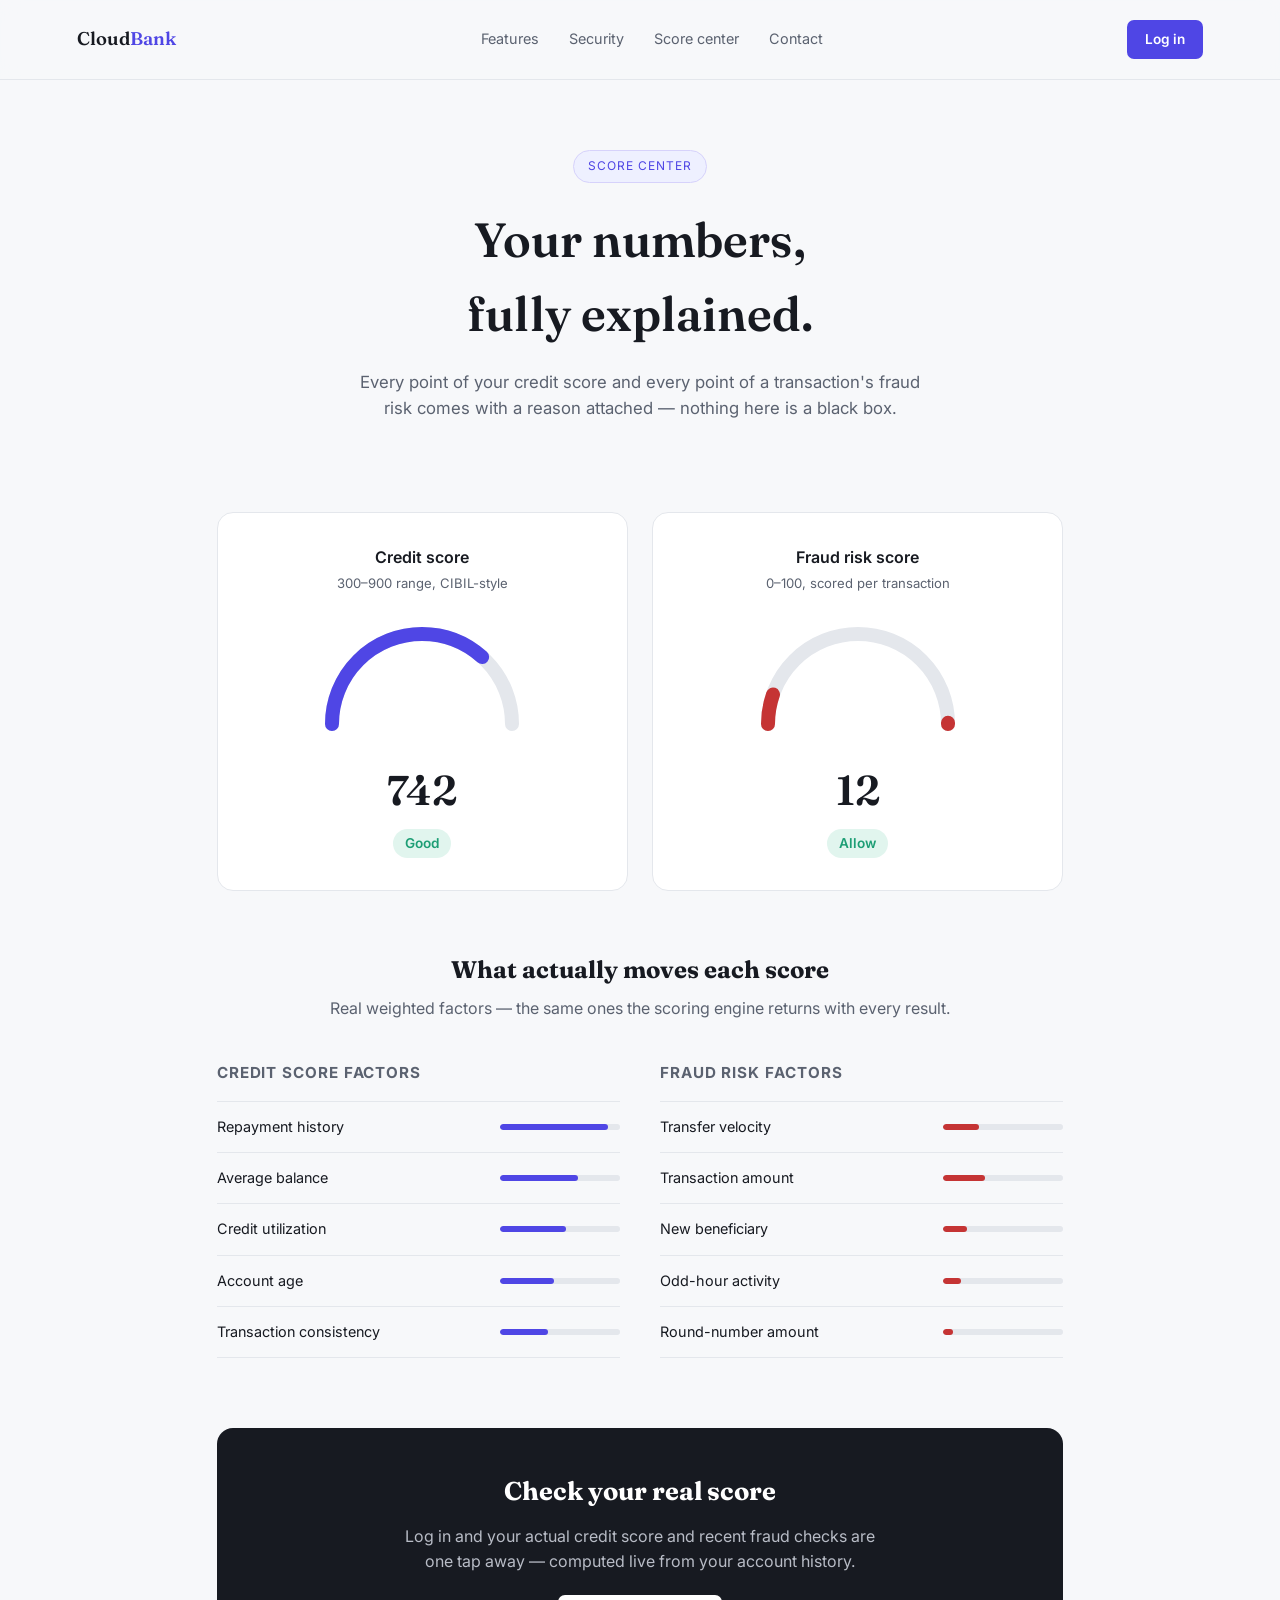
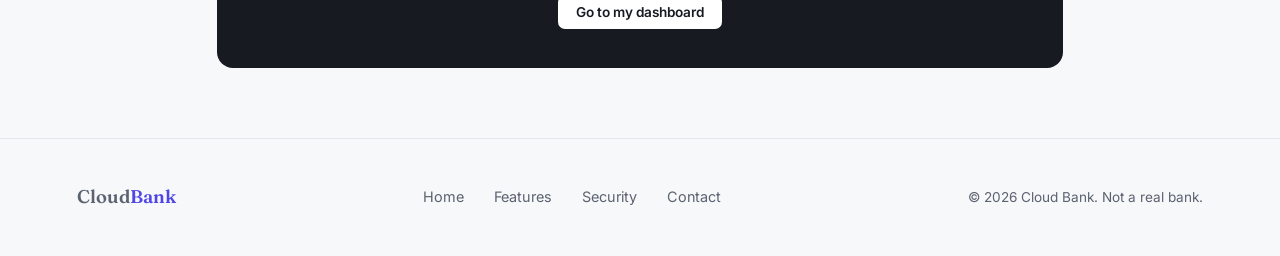
<file: frontend/src/pages/scores/index.html>
<!doctype html>
<html lang="en">
<head>
<meta charset="utf-8" />
<meta name="viewport" content="width=device-width, initial-scale=1" />
<title>Cloud Bank — Score Center</title>
<meta name="description" content="Your credit score and fraud protection, explained factor by factor — not a black box." />
<link rel="preconnect" href="https://fonts.googleapis.com">
<link rel="preconnect" href="https://fonts.gstatic.com" crossorigin>
<link href="https://fonts.googleapis.com/css2?family=Fraunces:wght@500;600&family=Inter:wght@400;500;600;700&family=IBM+Plex+Mono:wght@400;500;600&display=swap" rel="stylesheet">
<style>
  :root{
    --bg:#F7F8FA;
    --panel:#FFFFFF;
    --line:#E4E7EC;
    --text:#171A21;
    --muted:#5B6270;
    --indigo:#4F46E5;
    --indigo-light:#EEF0FF;
    --green:#1D9E75;
    --amber:#BA7517;
    --red:#C53434;
  }
  *{box-sizing:border-box; margin:0; padding:0;}
  body{background:var(--bg); color:var(--text); font-family:'Inter',sans-serif; line-height:1.55;}
  a{color:inherit; text-decoration:none;}
  .mono{font-family:'IBM Plex Mono',monospace;}
  h1,h2{font-family:'Fraunces',serif;}

  nav{
    position:sticky; top:0; z-index:50; display:flex; align-items:center; justify-content:space-between;
    padding:20px 6vw; background:rgba(247,248,250,.9); backdrop-filter:blur(10px); border-bottom:1px solid var(--line);
  }
  .brand{font-family:'Fraunces',serif; font-weight:600; font-size:1.15rem;}
  .brand span{color:var(--indigo);}
  .navlinks{display:flex; gap:30px; font-size:.9rem; color:var(--muted);}
  .navlinks a:hover{color:var(--text);}
  .btn{padding:9px 18px; border-radius:7px; font-size:.85rem; font-weight:600; border:1px solid var(--line);}
  .btn-primary{background:var(--indigo); color:#fff; border:none;}

  header.hero{padding:70px 6vw 30px; text-align:center;}
  .kicker{
    display:inline-flex; gap:8px; font-size:.75rem; letter-spacing:.08em; text-transform:uppercase;
    color:var(--indigo); border:1px solid #D6D2FB; background:var(--indigo-light); padding:6px 14px; border-radius:999px; margin-bottom:20px;
  }
  h1{font-size:clamp(2rem,4.6vw,3rem); font-weight:600;}
  header.hero p{color:var(--muted); max-width:560px; margin:18px auto 0; font-size:1.05rem;}

  .scores-wrap{
    max-width:1000px; margin:60px auto 0; display:grid; grid-template-columns:1fr 1fr; gap:24px; padding:0 6vw;
  }
  .score-card{
    background:var(--panel); border:1px solid var(--line); border-radius:16px; padding:32px; text-align:center;
  }
  .score-card h3{font-size:1rem; font-weight:600; margin-bottom:4px;}
  .score-card .subtitle{color:var(--muted); font-size:.82rem; margin-bottom:20px;}
  .gauge-num{font-family:'Fraunces',serif; font-size:2.6rem; font-weight:600; margin-top:8px;}
  .gauge-band{font-size:.85rem; font-weight:600; padding:4px 12px; border-radius:999px; display:inline-block; margin-top:6px;}
  .band-excellent{background:#E1F5EE; color:var(--green);}
  .band-good{background:#E1F5EE; color:var(--green);}
  .band-review{background:#FAEEDA; color:var(--amber);}
  .band-risk{background:#FCEBEB; color:var(--red);}

  .factors{max-width:1000px; margin:60px auto 0; padding:0 6vw;}
  .factors h2{font-size:1.5rem; text-align:center; margin-bottom:8px;}
  .factors .sub{text-align:center; color:var(--muted); margin-bottom:40px;}
  .factor-grid{display:grid; grid-template-columns:1fr 1fr; gap:40px;}
  .factor-col h3{font-size:.95rem; text-transform:uppercase; letter-spacing:.06em; color:var(--muted); margin-bottom:16px;}
  .factor-row{display:flex; justify-content:space-between; align-items:center; padding:14px 0; border-top:1px solid var(--line);}
  .factor-row:last-child{border-bottom:1px solid var(--line);}
  .factor-name{font-size:.9rem;}
  .factor-bar-wrap{width:120px; height:6px; background:var(--line); border-radius:999px; overflow:hidden; margin-left:12px;}
  .factor-bar{height:100%; border-radius:999px;}
  .factor-bar.credit{background:var(--indigo);}
  .factor-bar.fraud{background:var(--red);}

  .cta-band{
    max-width:1000px; margin:70px auto 0; padding:0 6vw;
  }
  .cta-card{
    background:var(--text); color:#fff; border-radius:16px; padding:44px; text-align:center;
  }
  .cta-card h2{color:#fff; font-size:1.6rem; margin-bottom:12px;}
  .cta-card p{color:#B8BCC6; max-width:480px; margin:0 auto 26px;}
  .cta-card .btn-primary{background:#fff; color:var(--text);}

  footer{
    border-top:1px solid var(--line); padding:44px 6vw; display:flex; justify-content:space-between; align-items:center;
    color:var(--muted); font-size:.85rem; flex-wrap:wrap; gap:16px; margin-top:70px;
  }

  @media (max-width:820px){ .scores-wrap, .factor-grid{grid-template-columns:1fr;} .navlinks{display:none;} }
</style>
</head>
<body>

<nav>
  <a class="brand" href="/pages/home/index.html">Cloud<span>Bank</span></a>
  <div class="navlinks">
    <a href="/pages/features/index.html">Features</a>
    <a href="/pages/security/index.html">Security</a>
    <a href="/pages/scores/index.html">Score center</a>
    <a href="/pages/contact/index.html">Contact</a>
  </div>
  <a class="btn btn-primary" href="/index.html">Log in</a>
</nav>

<header class="hero">
  <div class="kicker">Score center</div>
  <h1>Your numbers,<br>fully explained.</h1>
  <p>Every point of your credit score and every point of a transaction's fraud risk comes with a reason attached — nothing here is a black box.</p>
</header>

<div class="scores-wrap">
  <div class="score-card">
    <h3>Credit score</h3>
    <div class="subtitle">300–900 range, CIBIL-style</div>
    <svg viewBox="0 0 220 130" width="220" height="130" style="margin:0 auto;">
      <path d="M 20 110 A 90 90 0 0 1 200 110" fill="none" stroke="#E4E7EC" stroke-width="14" stroke-linecap="round"/>
      <path id="creditArc" d="M 20 110 A 90 90 0 0 1 200 110" fill="none" stroke="#4F46E5" stroke-width="14" stroke-linecap="round"
            stroke-dasharray="251" stroke-dashoffset="251"/>
    </svg>
    <div class="gauge-num" id="creditNum">300</div>
    <div class="gauge-band band-excellent" id="creditBand">Excellent</div>
  </div>

  <div class="score-card">
    <h3>Fraud risk score</h3>
    <div class="subtitle">0–100, scored per transaction</div>
    <svg viewBox="0 0 220 130" width="220" height="130" style="margin:0 auto;">
      <path d="M 20 110 A 90 90 0 0 1 200 110" fill="none" stroke="#E4E7EC" stroke-width="14" stroke-linecap="round"/>
      <path id="fraudArc" d="M 20 110 A 90 90 0 0 1 200 110" fill="none" stroke="#C53434" stroke-width="14" stroke-linecap="round"
            stroke-dasharray="251" stroke-dashoffset="251"/>
    </svg>
    <div class="gauge-num" id="fraudNum">0</div>
    <div class="gauge-band band-excellent" id="fraudBand">Allow</div>
  </div>
</div>

<div class="factors">
  <h2>What actually moves each score</h2>
  <p class="sub">Real weighted factors — the same ones the scoring engine returns with every result.</p>
  <div class="factor-grid">
    <div class="factor-col">
      <h3>Credit score factors</h3>
      <div class="factor-row"><span class="factor-name">Repayment history</span><div class="factor-bar-wrap"><div class="factor-bar credit" style="width:90%;"></div></div></div>
      <div class="factor-row"><span class="factor-name">Average balance</span><div class="factor-bar-wrap"><div class="factor-bar credit" style="width:65%;"></div></div></div>
      <div class="factor-row"><span class="factor-name">Credit utilization</span><div class="factor-bar-wrap"><div class="factor-bar credit" style="width:55%;"></div></div></div>
      <div class="factor-row"><span class="factor-name">Account age</span><div class="factor-bar-wrap"><div class="factor-bar credit" style="width:45%;"></div></div></div>
      <div class="factor-row"><span class="factor-name">Transaction consistency</span><div class="factor-bar-wrap"><div class="factor-bar credit" style="width:40%;"></div></div></div>
    </div>
    <div class="factor-col">
      <h3>Fraud risk factors</h3>
      <div class="factor-row"><span class="factor-name">Transfer velocity</span><div class="factor-bar-wrap"><div class="factor-bar fraud" style="width:30%;"></div></div></div>
      <div class="factor-row"><span class="factor-name">Transaction amount</span><div class="factor-bar-wrap"><div class="factor-bar fraud" style="width:35%;"></div></div></div>
      <div class="factor-row"><span class="factor-name">New beneficiary</span><div class="factor-bar-wrap"><div class="factor-bar fraud" style="width:20%;"></div></div></div>
      <div class="factor-row"><span class="factor-name">Odd-hour activity</span><div class="factor-bar-wrap"><div class="factor-bar fraud" style="width:15%;"></div></div></div>
      <div class="factor-row"><span class="factor-name">Round-number amount</span><div class="factor-bar-wrap"><div class="factor-bar fraud" style="width:8%;"></div></div></div>
    </div>
  </div>
</div>

<div class="cta-band">
  <div class="cta-card">
    <h2>Check your real score</h2>
    <p>Log in and your actual credit score and recent fraud checks are one tap away — computed live from your account history.</p>
    <a class="btn btn-primary" href="/index.html">Go to my dashboard</a>
  </div>
</div>

<footer>
  <a class="brand" href="/pages/home/index.html">Cloud<span style="color:var(--indigo);">Bank</span></a>
  <div class="navlinks">
    <a href="/pages/home/index.html">Home</a>
    <a href="/pages/features/index.html">Features</a>
    <a href="/pages/security/index.html">Security</a>
    <a href="/pages/contact/index.html">Contact</a>
  </div>
  <div>© 2026 Cloud Bank. Not a real bank.</div>
</footer>

<script>
  // Animate the two gauges to representative sample values on load.
  function setGauge(arcId, numId, bandId, value, max, bands) {
    const arc = document.getElementById(arcId);
    const numEl = document.getElementById(numId);
    const bandEl = document.getElementById(bandId);
    const circumference = 251;
    const pct = Math.min(1, value / max);
    const offset = circumference * (1 - pct);

    let elapsed = 0;
    const duration = 1200;
    const start = performance.now();
    function frame(now) {
      elapsed = now - start;
      const t = Math.min(1, elapsed / duration);
      const eased = 1 - Math.pow(1 - t, 3);
      arc.setAttribute("stroke-dashoffset", circumference - circumference * pct * eased);
      numEl.textContent = Math.round(value * eased);
      if (t < 1) requestAnimationFrame(frame);
    }
    requestAnimationFrame(frame);

    const band = bands.find(b => value >= b.min) || bands[bands.length - 1];
    bandEl.textContent = band.label;
    bandEl.className = "gauge-band " + band.cls;
  }

  setGauge("creditArc", "creditNum", "creditBand", 742, 900, [
    { min: 750, label: "Excellent", cls: "band-excellent" },
    { min: 700, label: "Good", cls: "band-good" },
    { min: 650, label: "Fair", cls: "band-review" },
    { min: 0, label: "Needs work", cls: "band-risk" },
  ]);

  setGauge("fraudArc", "fraudNum", "fraudBand", 12, 100, [
    { min: 60, label: "Block", cls: "band-risk" },
    { min: 30, label: "Review", cls: "band-review" },
    { min: 0, label: "Allow", cls: "band-excellent" },
  ]);
</script>

</body>
</html>
</file>
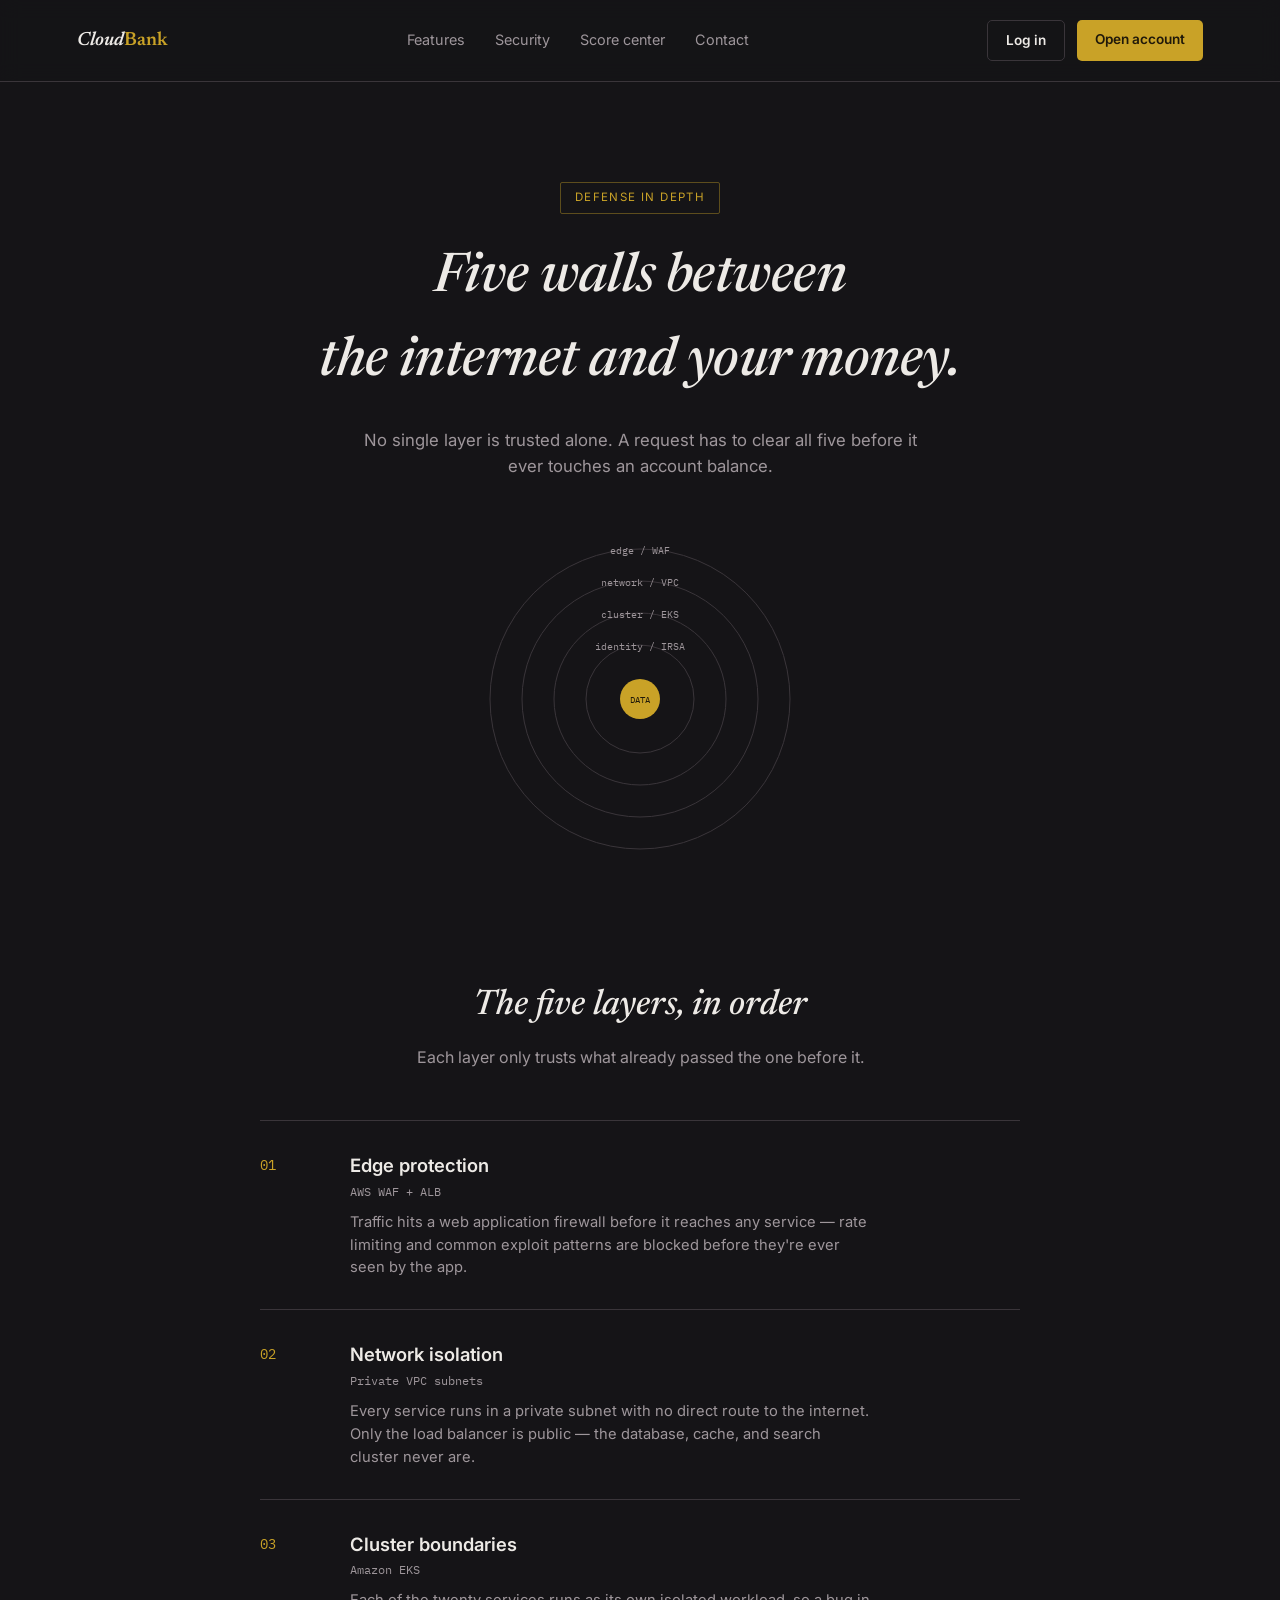
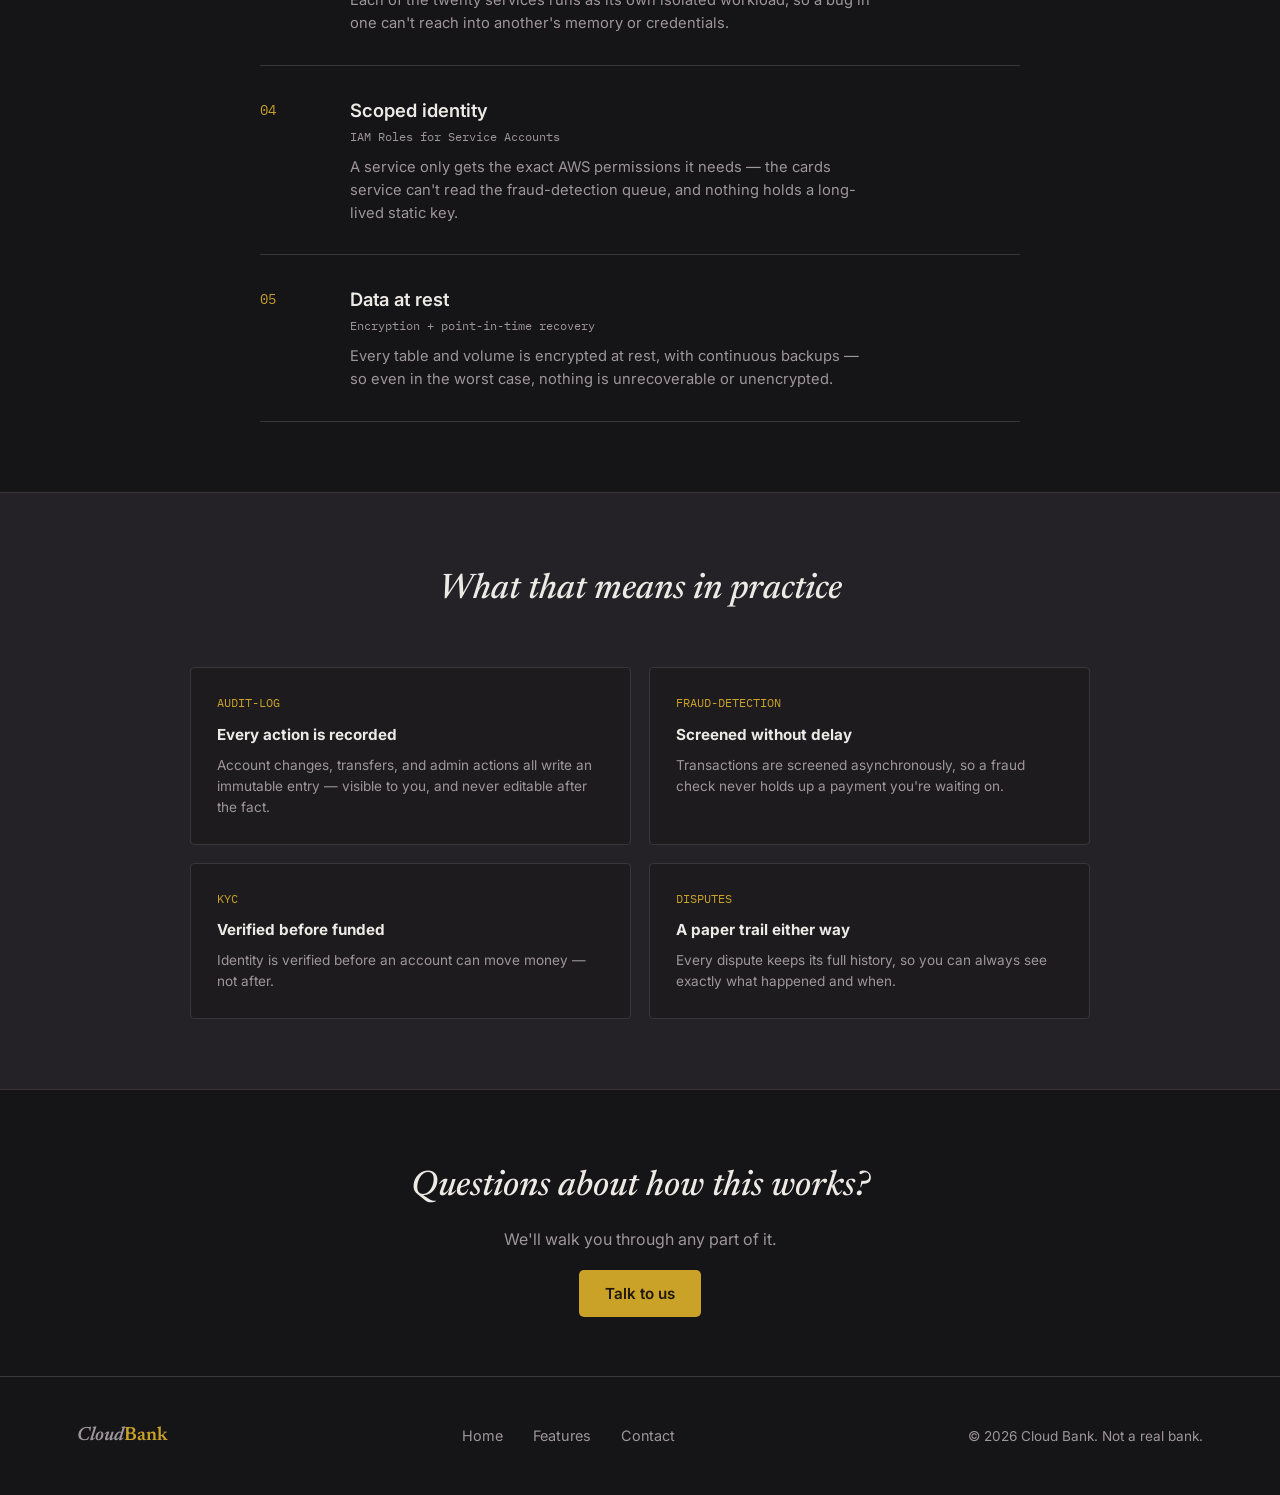
<file: frontend/src/pages/security/index.html>
<!doctype html>
<html lang="en">
<head>
<meta charset="utf-8" />
<meta name="viewport" content="width=device-width, initial-scale=1" />
<title>Cloud Bank — Security &amp; the vault model</title>
<meta name="description" content="How Cloud Bank protects your money: five layers, from the edge of the network to the disk." />
<link rel="preconnect" href="https://fonts.googleapis.com">
<link rel="preconnect" href="https://fonts.gstatic.com" crossorigin>
<link href="https://fonts.googleapis.com/css2?family=Newsreader:ital,wght@0,500;0,600;1,500&family=Inter:wght@400;500;600&family=IBM+Plex+Mono:wght@400;500;600&display=swap" rel="stylesheet">
<style>
  :root{
    --bg:#151417;
    --panel:#1D1B1E;
    --panel-2:#242226;
    --line:#3A353A;
    --text:#EDEAE6;
    --muted:#9E969B;
    --brass:#C9A227;
    --red:#D1495B;
  }
  *{box-sizing:border-box; margin:0; padding:0;}
  body{background:var(--bg); color:var(--text); font-family:'Inter',sans-serif; line-height:1.55;}
  a{color:inherit; text-decoration:none;}
  .mono{font-family:'IBM Plex Mono',monospace;}
  h1,h2{font-family:'Newsreader',serif;}

  nav{
    position:sticky; top:0; z-index:50; display:flex; align-items:center; justify-content:space-between;
    padding:20px 6vw; background:rgba(21,20,23,.9); backdrop-filter:blur(10px); border-bottom:1px solid var(--line);
  }
  .brand{font-family:'Newsreader',serif; font-weight:600; font-size:1.2rem; font-style:italic;}
  .brand span{color:var(--brass); font-style:normal;}
  .navlinks{display:flex; gap:30px; font-size:.9rem; color:var(--muted);}
  .navlinks a:hover{color:var(--text);}
  .btn{padding:9px 18px; border-radius:5px; font-size:.85rem; font-weight:600; border:1px solid var(--line);}
  .btn-primary{background:var(--brass); color:#20190a; border:none;}
  .navcta{display:flex; gap:12px;}

  header.hero{padding:100px 6vw 40px; text-align:center;}
  .kicker{
    display:inline-flex; gap:8px; font-size:.72rem; letter-spacing:.12em; text-transform:uppercase;
    color:var(--brass); border:1px solid rgba(201,162,39,.4); padding:6px 14px; border-radius:2px; margin-bottom:22px;
  }
  h1{font-size:clamp(2.1rem,5vw,3.4rem); font-weight:500; font-style:italic; letter-spacing:-.01em;}
  header.hero p{color:var(--muted); max-width:560px; margin:22px auto 0; font-size:1.05rem;}

  section{padding:70px 6vw;}
  .section-head{max-width:640px; margin:0 auto 50px; text-align:center;}
  .section-head h2{font-size:clamp(1.6rem,3vw,2.2rem); font-style:italic; font-weight:500;}
  .section-head p{color:var(--muted); margin-top:12px;}

  /* Layer diagram */
  .layers{max-width:760px; margin:0 auto;}
  .layer{
    display:grid; grid-template-columns:64px 1fr; gap:26px;
    border-top:1px solid var(--line); padding:30px 0; position:relative;
  }
  .layer:last-child{border-bottom:1px solid var(--line);}
  .layer-num{
    font-family:'IBM Plex Mono',monospace; font-size:.85rem; color:var(--brass);
    display:flex; align-items:flex-start; padding-top:4px;
  }
  .layer h3{font-size:1.15rem; font-weight:600; font-family:'Inter',sans-serif;}
  .layer .layer-tag{color:var(--muted); font-size:.78rem; margin-top:2px; font-family:'IBM Plex Mono',monospace;}
  .layer p{color:var(--muted); margin-top:10px; font-size:.92rem; max-width:520px;}

  /* Concentric ring visual */
  .rings-wrap{display:flex; justify-content:center; margin:60px 0 10px;}
  svg{overflow:visible;}
  .ring{fill:none; stroke:var(--line); stroke-width:1;}
  .ring-label{font-family:'IBM Plex Mono',monospace; font-size:10px; fill:var(--muted); text-anchor:middle;}
  .core{fill:var(--brass);}

  .grid2{max-width:900px; margin:0 auto; display:grid; grid-template-columns:1fr 1fr; gap:18px;}
  .fact{
    background:var(--panel); border:1px solid var(--line); padding:26px; border-radius:4px;
  }
  .fact h4{font-size:.95rem; margin-bottom:8px;}
  .fact p{color:var(--muted); font-size:.85rem;}
  .fact .mono{color:var(--brass); font-size:.75rem; display:block; margin-bottom:10px;}

  footer{
    border-top:1px solid var(--line); padding:44px 6vw; display:flex; justify-content:space-between; align-items:center;
    color:var(--muted); font-size:.85rem; flex-wrap:wrap; gap:16px;
  }

  @media (max-width:820px){ .grid2{grid-template-columns:1fr;} .navlinks{display:none;} .layer{grid-template-columns:40px 1fr;} }
</style>
</head>
<body>

<nav>
  <a class="brand" href="/pages/home/index.html">Cloud<span>Bank</span></a>
  <div class="navlinks">
    <a href="/pages/features/index.html">Features</a>
    <a href="/pages/security/index.html">Security</a>
    <a href="/pages/scores/index.html">Score center</a>
    <a href="/pages/contact/index.html">Contact</a>
  </div>
  <div class="navcta">
    <a class="btn" href="/index.html">Log in</a>
    <a class="btn btn-primary" href="/index.html">Open account</a>
  </div>
</nav>

<header class="hero">
  <div class="kicker">Defense in depth</div>
  <h1>Five walls between<br>the internet and your money.</h1>
  <p>No single layer is trusted alone. A request has to clear all five before it ever touches an account balance.</p>

  <div class="rings-wrap">
    <svg width="320" height="320" viewBox="0 0 320 320">
      <circle class="ring" cx="160" cy="160" r="150"></circle>
      <circle class="ring" cx="160" cy="160" r="118"></circle>
      <circle class="ring" cx="160" cy="160" r="86"></circle>
      <circle class="ring" cx="160" cy="160" r="54"></circle>
      <circle class="core" cx="160" cy="160" r="20"></circle>
      <text class="ring-label" x="160" y="15">edge / WAF</text>
      <text class="ring-label" x="160" y="47">network / VPC</text>
      <text class="ring-label" x="160" y="79">cluster / EKS</text>
      <text class="ring-label" x="160" y="111">identity / IRSA</text>
      <text class="ring-label" x="160" y="164" style="fill:#20190a; font-size:9px;">DATA</text>
    </svg>
  </div>
</header>

<section>
  <div class="section-head">
    <h2>The five layers, in order</h2>
    <p>Each layer only trusts what already passed the one before it.</p>
  </div>

  <div class="layers">
    <div class="layer">
      <div class="layer-num">01</div>
      <div>
        <h3>Edge protection</h3>
        <div class="layer-tag">AWS WAF + ALB</div>
        <p>Traffic hits a web application firewall before it reaches any service — rate limiting and common exploit patterns are blocked before they're ever seen by the app.</p>
      </div>
    </div>
    <div class="layer">
      <div class="layer-num">02</div>
      <div>
        <h3>Network isolation</h3>
        <div class="layer-tag">Private VPC subnets</div>
        <p>Every service runs in a private subnet with no direct route to the internet. Only the load balancer is public — the database, cache, and search cluster never are.</p>
      </div>
    </div>
    <div class="layer">
      <div class="layer-num">03</div>
      <div>
        <h3>Cluster boundaries</h3>
        <div class="layer-tag">Amazon EKS</div>
        <p>Each of the twenty services runs as its own isolated workload, so a bug in one can't reach into another's memory or credentials.</p>
      </div>
    </div>
    <div class="layer">
      <div class="layer-num">04</div>
      <div>
        <h3>Scoped identity</h3>
        <div class="layer-tag">IAM Roles for Service Accounts</div>
        <p>A service only gets the exact AWS permissions it needs — the cards service can't read the fraud-detection queue, and nothing holds a long-lived static key.</p>
      </div>
    </div>
    <div class="layer">
      <div class="layer-num">05</div>
      <div>
        <h3>Data at rest</h3>
        <div class="layer-tag">Encryption + point-in-time recovery</div>
        <p>Every table and volume is encrypted at rest, with continuous backups — so even in the worst case, nothing is unrecoverable or unencrypted.</p>
      </div>
    </div>
  </div>
</section>

<section style="background:var(--panel-2); border-top:1px solid var(--line); border-bottom:1px solid var(--line);">
  <div class="section-head">
    <h2>What that means in practice</h2>
  </div>
  <div class="grid2">
    <div class="fact">
      <span class="mono">AUDIT-LOG</span>
      <h4>Every action is recorded</h4>
      <p>Account changes, transfers, and admin actions all write an immutable entry — visible to you, and never editable after the fact.</p>
    </div>
    <div class="fact">
      <span class="mono">FRAUD-DETECTION</span>
      <h4>Screened without delay</h4>
      <p>Transactions are screened asynchronously, so a fraud check never holds up a payment you're waiting on.</p>
    </div>
    <div class="fact">
      <span class="mono">KYC</span>
      <h4>Verified before funded</h4>
      <p>Identity is verified before an account can move money — not after.</p>
    </div>
    <div class="fact">
      <span class="mono">DISPUTES</span>
      <h4>A paper trail either way</h4>
      <p>Every dispute keeps its full history, so you can always see exactly what happened and when.</p>
    </div>
  </div>
</section>

<section style="text-align:center;">
  <div class="section-head" style="margin-bottom:30px;">
    <h2>Questions about how this works?</h2>
    <p>We'll walk you through any part of it.</p>
  </div>
  <a class="btn btn-primary" style="padding:14px 26px; font-size:.95rem;" href="/pages/contact/index.html">Talk to us</a>
</section>

<footer>
  <a class="brand" href="/pages/home/index.html">Cloud<span style="color:var(--brass);">Bank</span></a>
  <div class="navlinks">
    <a href="/pages/home/index.html">Home</a>
    <a href="/pages/features/index.html">Features</a>
    <a href="/pages/contact/index.html">Contact</a>
  </div>
  <div>© 2026 Cloud Bank. Not a real bank.</div>
</footer>

</body>
</html>
</file>
